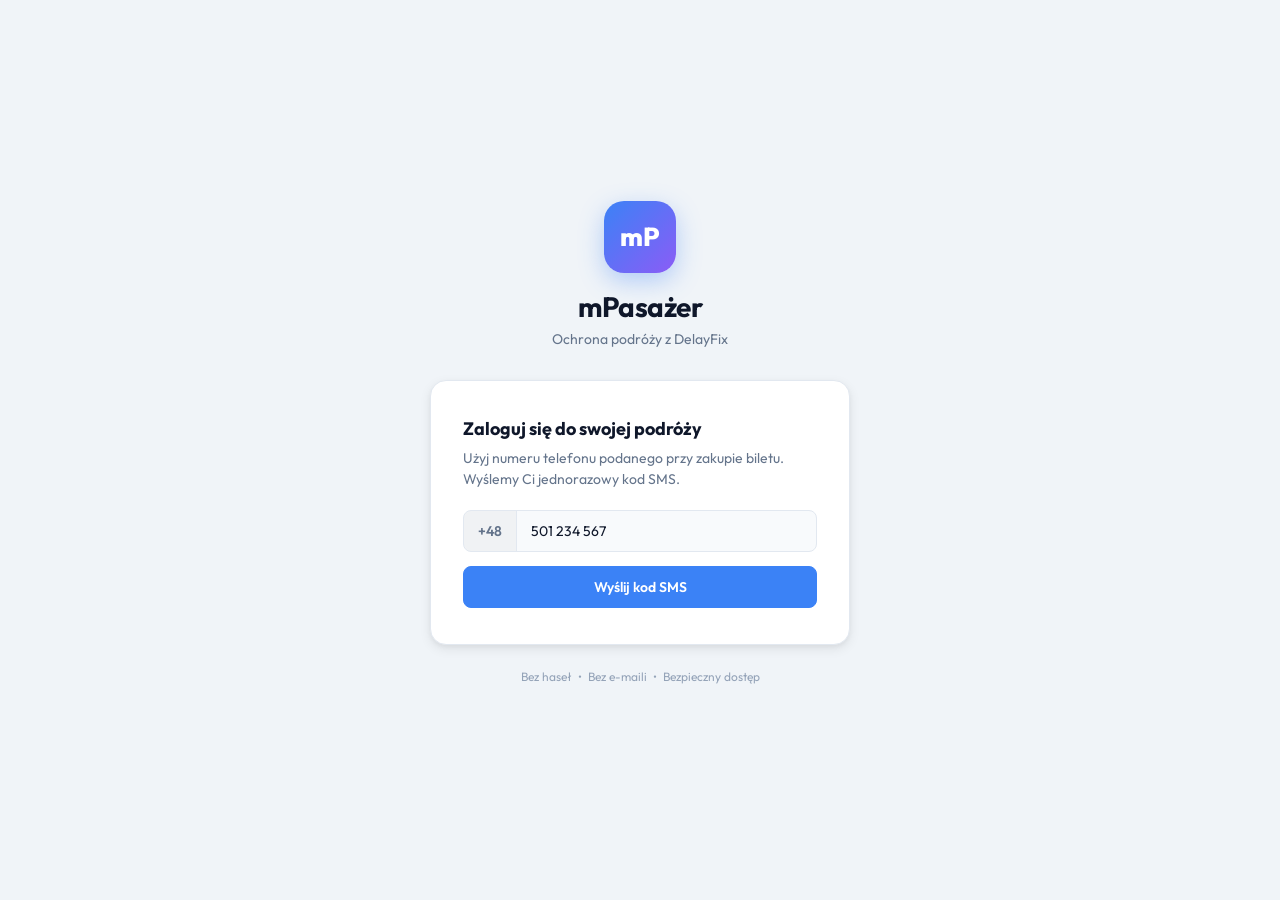
<file: index.html>
<!DOCTYPE html>
<html lang="pl">
<head>
    <meta charset="UTF-8">
    <meta name="viewport" content="width=device-width, initial-scale=1.0">
    <title>mPasażer – Ochrona podróży z DelayFix</title>
    <meta name="description" content="mPasażer to aplikacja do zarządzania lotami, checklistą bagażową i zgłaszania roszczeń odszkodowawczych przez DelayFix.">
    <link rel="preconnect" href="https://fonts.googleapis.com">
    <link rel="preconnect" href="https://fonts.gstatic.com" crossorigin>
    <link href="https://fonts.googleapis.com/css2?family=Outfit:wght@300;400;500;600;700&display=swap" rel="stylesheet">
    <link rel="stylesheet" href="index.css">
</head>
<body>

    <!-- ===================================================
         EKRAN: LOGOWANIE
    =================================================== -->
    <div class="screen active" id="screen-login">
        <div class="login-page">
            <div class="login-brand">
                <div class="brand-logo">mP</div>
                <h1>mPasażer</h1>
                <p class="tagline">Ochrona podróży z DelayFix</p>
            </div>
            <div class="login-card">
                <div class="login-step" id="login-step-phone">
                    <h2>Zaloguj się do swojej podróży</h2>
                    <p class="login-desc">Użyj numeru telefonu podanego przy zakupie biletu. Wyślemy Ci jednorazowy kod SMS.</p>
                    <div class="form-group">
                        <div class="phone-input-wrapper">
                            <span class="prefix">+48</span>
                            <input type="tel" id="login-phone" placeholder="500 600 700" value="501 234 567">
                        </div>
                    </div>
                    <button class="btn btn-primary" id="btn-send-otp">Wyślij kod SMS</button>
                </div>
                <div class="login-step hidden" id="login-step-otp">
                    <h2>Wpisz kod SMS</h2>
                    <p class="login-desc">Wysłaliśmy kod weryfikacyjny na Twój numer telefonu.</p>
                    <div class="form-group">
                        <input type="text" id="login-otp" placeholder="123 456" maxlength="6" class="otp-input">
                    </div>
                    <button class="btn btn-primary" id="btn-verify-otp">Zaloguj się</button>
                    <button class="btn btn-link" id="btn-resend-otp">Wyślij kod ponownie</button>
                </div>
            </div>
            <p class="login-footer">Bez haseł &nbsp;•&nbsp; Bez e-maili &nbsp;•&nbsp; Bezpieczny dostęp</p>
        </div>
    </div>

    <!-- ===================================================
         EKRAN: GŁÓWNA APLIKACJA
    =================================================== -->
    <div class="screen" id="screen-main-app">

        <!-- Sticky Header -->
        <header class="app-header">
            <div class="app-header-inner">
                <div class="header-brand" id="app-logo">mPasażer</div>
                <div class="header-actions">
                    <button class="btn-theme-toggle" id="btn-theme-toggle" title="Przełącz motyw">🌙</button>
                    <button class="btn-logout" id="btn-logout">Wyloguj</button>
                </div>
            </div>
        </header>

        <!-- Belka powrotu – widoczna tylko w szczegółach lotu -->
        <div class="back-nav-bar hidden" id="app-back-nav-bar">
            <div class="app-content-wrapper">
                <button class="btn-back-nav" id="btn-back-home">← Wróć do pulpitu</button>
            </div>
        </div>

        <!-- Przewijalny obszar treści -->
        <main class="app-main" id="app-scrollable-container">

            <!-- ===================== WIDOK: STRONA GŁÓWNA ===================== -->
            <div class="route-view active" id="view-home">
                <div class="app-content-wrapper">

                    <div class="user-greeting">
                        <span class="greeting-hello">Witaj w podróży,</span>
                        <span class="greeting-phone" id="user-phone-display">+48 501 234 567</span>
                    </div>

                    <!-- Moje Loty -->
                    <section class="content-card" aria-label="Moje loty">
                        <div class="card-header">
                            <h2>Moje loty</h2>
                        </div>
                        <!-- Pasek filtrów -->
                        <div class="flight-filters" id="flight-filters-bar">
                            <button class="filter-btn active" data-filter="all">Wszystkie</button>
                            <button class="filter-btn" data-filter="pending">Zaplanowane</button>
                            <button class="filter-btn" data-filter="delayed">Do odszkodowania</button>
                            <button class="filter-btn" data-filter="archived">Archiwalne</button>
                        </div>
                        <div class="flights-list" id="flights-list-container"></div>
                        <div class="card-actions">
                            <button class="btn btn-primary" id="btn-add-flight-manual">+ Dodaj lot</button>
                            <button class="btn btn-secondary-action" id="btn-add-demo-flight">+ Dodaj lot (Demo)</button>
                        </div>
                    </section>


                    <!-- Moje dane kontaktowe -->
                    <section class="content-card" aria-label="Moje dane kontaktowe">
                        <div class="card-header">
                            <h2>Moje dane kontaktowe</h2>
                        </div>
                        <p class="card-intro">Podaj swoje dane, abyśmy mogli automatycznie zgłosić sprawę w przypadku opóźnienia.</p>
                        <div class="profile-form" style="display: flex; flex-direction: column; gap: 12px; margin-top: 15px;">
                            <div class="form-group">
                                <label for="profile-name">Imię i nazwisko</label>
                                <input type="text" id="profile-name" placeholder="np. Jan Kowalski" style="width: 100%; padding: 11px 14px; border-radius: var(--radius-sm); border: 1.5px solid var(--surface-border); background: var(--surface-input); color: var(--text-primary); font-size: 14px; box-sizing: border-box;">
                            </div>
                            <div class="form-group">
                                <label for="profile-email">Adres e-mail</label>
                                <input type="email" id="profile-email" placeholder="np. jan@example.com" style="width: 100%; padding: 11px 14px; border-radius: var(--radius-sm); border: 1.5px solid var(--surface-border); background: var(--surface-input); color: var(--text-primary); font-size: 14px; box-sizing: border-box;">
                                <p style="font-size: 11px; color: var(--text-muted); margin-top: 4px;">Zmiana e-maila wymaga weryfikacji przez link.</p>
                            </div>
                            <div class="form-group">
                                <label for="profile-phone">Numer telefonu</label>
                                <input type="tel" id="profile-phone" placeholder="np. +48 501 234 567" style="width: 100%; padding: 11px 14px; border-radius: var(--radius-sm); border: 1.5px solid var(--surface-border); background: var(--surface-input); color: var(--text-primary); font-size: 14px; box-sizing: border-box;">
                                <p style="font-size: 11px; color: var(--text-muted); margin-top: 4px;">Zmiana numeru wymaga weryfikacji przez SMS.</p>
                            </div>
                            <button class="btn btn-secondary-action" id="btn-save-profile" style="margin-top: 5px;">Zapisz dane</button>
                        </div>
                    </section>

                    <!-- Moje Sprawy -->
                    <section class="content-card" aria-label="Moje sprawy">
                        <div class="card-header">
                            <h2>Moje sprawy</h2>
                        </div>
                        <p class="card-intro">Lista zgłoszonych wniosków do weryfikacji przez DelayFix.</p>
                        <div class="claims-list" id="claims-list-container">
                            <div class="empty-state" id="empty-claims-msg">Nie masz jeszcze żadnych zgłoszonych spraw.</div>
                        </div>
                    </section>

                    <!-- FAQ -->
                    <section class="content-card" aria-label="Baza wiedzy">
                        <div class="card-header">
                            <h2>Co warto wiedzieć po przylocie</h2>
                        </div>
                        <p class="card-intro">Przydatne instrukcje przygotowane we współpracy z DelayFix.</p>
                        <div class="faq-accordion">
                            <div class="faq-item">
                                <button class="faq-question">Co zrobić, jeśli mój bagaż nie dotarł? <span>▼</span></button>
                                <div class="faq-answer">
                                    <p><strong>Nigdy nie opuszczaj lotniska bez zgłoszenia szkody!</strong></p>
                                    <ol>
                                        <li>Znajdź biuro <strong>Lost &amp; Found</strong> przed wyjściem ze strefy odbioru bagażu.</li>
                                        <li>Uzyskaj raport <strong>PIR</strong>. Bez PIR odszkodowanie jest niemal niemożliwe.</li>
                                        <li>Gdy masz PIR – otwórz mPasażer i kliknij <em>Zgłoś sprawę bagażową</em>.</li>
                                    </ol>
                                </div>
                            </div>
                            <div class="faq-item">
                                <button class="faq-question">Kiedy przysługuje mi odszkodowanie za lot? <span>▼</span></button>
                                <div class="faq-answer">
                                    <p>Odszkodowanie (250–600 EUR) przysługuje gdy lot był opóźniony ≥3h lub odwołany &lt;14 dni przed wylotem z przyczyn niezależnych od siły wyższej.</p>
                                </div>
                            </div>
                            <div class="faq-item">
                                <button class="faq-question">Jak działa współpraca z DelayFix? <span>▼</span></button>
                                <div class="faq-answer">
                                    <p>Zgłoszenie przez mPasażer jest bezpłatne. DelayFix działa na zasadzie "No Win, No Fee" – prowizja tylko po wygraniu sprawy.</p>
                                </div>
                            </div>
                        </div>
                    </section>

                </div>
            </div><!-- /view-home -->

            <!-- =============== WIDOK: SZCZEGÓŁY LOTU =============== -->
            <div class="route-view hidden" id="view-flight-details">
                <div class="app-content-wrapper">

                    <!-- Karta lotu -->
                    <!-- ===== KARTA LOTU Z DANYMI NA ŻYWO ===== -->
                    <div class="flight-card" id="main-flight-card">

                        <!-- Nagłówek: numer lotu + badge statusu -->
                        <div class="flight-header">
                            <span class="flight-no" id="detail-flight-no">LOT LO 379</span>
                            <span class="flight-status status-pending" id="flight-status-badge">Zaplanowany</span>
                        </div>

                        <!-- Trasa z godzinami -->
                        <div class="route-info">
                            <div class="route-point">
                                <span class="time-planned" id="flight-depart-time">13:10</span>
                                <span class="time-actual hidden" id="flight-depart-actual"></span>
                                <span class="airport-code">WAW</span>
                            </div>
                            <div class="route-line-wrapper">
                                <div class="route-plane"></div>
                            </div>
                            <div class="route-point">
                                <span class="time-planned" id="flight-arrive-time">15:00</span>
                                <span class="airport-code">FRA</span>
                            </div>
                        </div>

                        <!-- Odświeżanie danych -->
                        <div class="live-update-bar">
                            <span class="live-dot" id="live-dot"></span>
                            <span class="live-label" id="live-label">Dane na żywo</span>
                            <span class="live-updated" id="live-updated">Symulacja DelayFix</span>
                            <button class="btn-refresh" id="btn-refresh-flight" title="Odśwież teraz">↻</button>
                        </div>

                        <!-- Baner odszkodowawczy (opóźnienie >3h) -->
                        <div class="claim-banner hidden" id="flight-claim-banner">
                            <div class="banner-body">
                                <h4>Lot kwalifikuje się do odszkodowania</h4>
                                <p id="banner-delay-text">Wiemy o tym opóźnieniu. Twój lot kwalifikuje się do odszkodowania. Nie musisz nic klikać – nasi eksperci zweryfikują sprawę i skontaktują się z Tobą przez SMS z linkiem do uzupełnienia danych.</p>
                            </div>
                        </div>

                        <!-- Propagacja opóźnienia (poprzedni lot samolotu) -->
                        <div class="rotation-warning hidden" id="rotation-warning">
                            <div class="rotation-header">
                                <span class="rotation-icon"></span>
                                <span class="rotation-title">Uwaga: poprzedni lot samolotu jest opóźniony</span>
                            </div>
                            <div class="rotation-detail" id="rotation-detail">
                                <div class="rotation-flight-row">
                                    <span class="rotation-flight-no" id="prev-flight-no">LO 100</span>
                                    <span class="rotation-route" id="prev-flight-route">KRK → WAW</span>
                                    <span class="rotation-delay-badge" id="prev-flight-delay">+75 min</span>
                                </div>
                                <p class="rotation-explanation">Ten samolot (<span id="tail-number">SP-LNA</span>) obsłuży Twój lot. Opóźnienie poprzedniego odcinka może się propagować.</p>
                            </div>
                        </div>

                        <!-- Wskaźnik ryzyka historycznego -->
                        <div class="delay-risk-card hidden" id="delay-risk-card">
                            <div class="risk-header">
                                <span class="risk-title">Historyczny wskaźnik ryzyka opóźnienia</span>
                                <span class="risk-badge" id="risk-badge">—</span>
                            </div>
                            <div class="risk-bar-wrapper">
                                <div class="risk-bar-track">
                                    <div class="risk-bar-fill" id="risk-bar-fill" style="width: 0%"></div>
                                </div>
                                <span class="risk-pct" id="risk-pct">0%</span>
                            </div>
                            <p class="risk-detail" id="risk-detail">Analizuję dane historyczne…</p>
                            <p class="risk-source">Źródło: dane historyczne lotów · Symulacja DelayFix</p>
                        </div>

                    </div><!-- /flight-card -->



                    <!-- Inne zakłócenia lotu -->
                    <section class="content-card" aria-label="Inne zakłócenia lotu">
                        <div class="card-header">
                            <h2>Inne problemy z lotem</h2>
                        </div>
                        <p class="card-intro">Doświadczyłeś odmowy wejścia na pokład (overbooking) lub linia zmieniła datę/godzinę Twojego lotu? Zgłoś to tutaj, bezpłatnie zweryfikujemy sprawę.</p>
                        <div style="display: flex; flex-direction: column; gap: 10px; margin-top: 15px;">
                            <button class="btn btn-secondary-action" id="btn-report-overbooking" style="width: 100%; text-align: left; padding: 14px 16px; border: 1px solid rgba(255,255,255,0.08); display: flex; justify-content: space-between; align-items: center; border-radius: 12px; font-weight: 500;">
                                <span>🚫 Zgłoś Overbooking (Odmowa wejścia)</span>
                                <span>➔</span>
                            </button>
                            <button class="btn btn-secondary-action" id="btn-report-date-change" style="width: 100%; text-align: left; padding: 14px 16px; border: 1px solid rgba(255,255,255,0.08); display: flex; justify-content: space-between; align-items: center; border-radius: 12px; font-weight: 500;">
                                <span>📅 Zgłoś zmianę daty / godziny lotu</span>
                                <span>➔</span>
                            </button>
                        </div>
                    </section>

                    <!-- Checklista Bagażowa -->
                    <section class="content-card" aria-label="Checklista bagażowa">
                        <div class="card-header">
                            <h2>Twoja checklista bagażowa</h2>
                            <span class="checklist-count" id="checklist-progress">0/0 spakowane</span>
                        </div>
                        <p class="card-intro">Udokumentuj zawartość walizki przed wylotem. W razie zgubienia jednym kliknięciem przekażesz listę do DelayFix.</p>
                        <ul class="checklist-items" id="checklist-ul"></ul>
                        <div class="add-item-form">
                            <input type="text" id="new-item-name" placeholder="Dodaj przedmiot... (np. Laptop)">
                            <button class="btn-add-item" id="btn-add-item">+</button>
                        </div>
                        <div class="baggage-photos-section">
                            <h3>Zdjęcia walizki i zawartości <span style="font-size: 11px; font-weight: 500; color: var(--text-muted); background: var(--bg-page); padding: 2px 8px; border-radius: 10px; margin-left: 4px;">(opcjonalnie)</span></h3>
                            <p style="font-size: 12px; color: var(--text-secondary); margin-bottom: 10px;">Zdjęcia nie są wymagane do zgłoszenia – mogą przyspieszyć weryfikację.</p>
                            <div class="photos-grid" id="photos-grid">
                                <div class="photo-slot upload-trigger" id="btn-upload-photo">
                                    <span class="icon">+</span>
                                    <span class="label">Dodaj zdjęcie</span>
                                </div>
                            </div>
                            <input type="file" id="file-input" accept="image/*" class="hidden">
                        </div>
                        <button class="btn btn-secondary-danger btn-disabled" id="btn-claim-baggage" disabled>
                            ⚠️ Zgłoś sprawę bagażową do DelayFix
                        </button>
                        <p class="baggage-hint" id="baggage-btn-hint">(Dokończ checklistę bagażową, aby odblokować)</p>
                    </section>

                    <!-- FAQ w szczegółach lotu -->
                    <section class="content-card" aria-label="Baza wiedzy">
                        <div class="card-header">
                            <h2>Co warto wiedzieć po przylocie</h2>
                        </div>
                        <p class="card-intro">Przydatne instrukcje przygotowane we współpracy z DelayFix.</p>
                        <div class="faq-accordion">
                            <div class="faq-item">
                                <button class="faq-question">Co zrobić, jeśli mój bagaż nie dotarł? <span>▼</span></button>
                                <div class="faq-answer">
                                    <p><strong>Nigdy nie opuszczaj lotniska bez zgłoszenia szkody!</strong></p>
                                    <ol>
                                        <li>Znajdź biuro <strong>Lost &amp; Found</strong> przed wyjściem ze strefy odbioru bagażu.</li>
                                        <li>Uzyskaj raport <strong>PIR</strong>. Bez PIR odszkodowanie jest niemal niemożliwe.</li>
                                        <li>Gdy masz PIR – otwórz mPasażer i kliknij <em>Zgłoś sprawę bagażową</em>.</li>
                                    </ol>
                                </div>
                            </div>
                            <div class="faq-item">
                                <button class="faq-question">Kiedy przysługuje mi odszkodowanie za lot? <span>▼</span></button>
                                <div class="faq-answer">
                                    <p>Odszkodowanie (250–600 EUR) przysługuje gdy lot był opóźniony ≥3h lub odwołany &lt;14 dni przed wylotem z przyczyn niezależnych od siły wyższej.</p>
                                </div>
                            </div>
                            <div class="faq-item">
                                <button class="faq-question">Jak działa współpraca z DelayFix? <span>▼</span></button>
                                <div class="faq-answer">
                                    <p>Zgłoszenie przez mPasażer jest bezpłatne. DelayFix działa na zasadzie "No Win, No Fee" – prowizja tylko po wygraniu sprawy.</p>
                                </div>
                            </div>
                        </div>
                    </section>

                </div>
            </div><!-- /view-flight-details -->

        </main><!-- /app-main -->

        <!-- FAB – panel testowy -->
        <button class="fab-demo" id="btn-fab-demo" title="Panel testowy">⚙️</button>

        <!-- Modal: Panel Testowy -->
        <div class="modal-overlay hidden" id="modal-demo">
            <div class="modal-content">
                <div class="modal-header">
                    <h3>Panel testowy</h3>
                    <button class="btn-close-modal" id="btn-close-demo-modal">×</button>
                </div>
                <div class="modal-body">
                    <p class="modal-desc">Symuluj zdarzenia na lotnisku dla wybranego lotu.</p>
                    <button class="btn-demo-action" id="btn-demo-delay">Zasymuluj opóźnienie (&gt;3h)</button>
                    <button class="btn-demo-action hidden" id="btn-demo-reset-flight">Przywróć status zaplanowany</button>
                </div>
            </div>
        </div>

        <!-- Modal: Wizard – Zgłoszenie Bagażu -->
        <div class="modal-overlay hidden" id="modal-baggage-wizard">
            <div class="modal-content wizard-modal">
                <div class="wizard-header">
                    <button class="btn-close-modal" id="btn-close-wizard">×</button>
                    <div class="wizard-step-bar">
                        <div class="wizard-step-dot active" id="wdot-0"></div>
                        <div class="wizard-step-dot" id="wdot-1"></div>
                        <div class="wizard-step-dot" id="wdot-2"></div>
                    </div>
                </div>
                <!-- EKRAN 0: Gdzie jesteś? -->
                <div class="wizard-screen active" id="wscreen-0">

                    <h3 class="wizard-title">Gdzie teraz jesteś?</h3>
                    <p class="wizard-desc">Twoja lokalizacja decyduje o tym, co możesz zrobić i w jakiej kolejności.</p>
                    <div class="wizard-location-cards">
                        <button class="wizard-location-card card-a" id="wloc-a">
                            <span class="wloc-icon">🛄</span>
                            <div class="wloc-text"><strong>Jestem przy taśmie</strong><span>Jestem jeszcze w hali odbioru bagażu</span></div>
                            <span class="wloc-arrow">→</span>
                        </button>
                        <button class="wizard-location-card card-b" id="wloc-b">
                            <span class="wloc-icon">🚶</span>
                            <div class="wloc-text"><strong>Wyszedłem z hali</strong><span>Jestem jeszcze na terenie lotniska</span></div>
                            <span class="wloc-arrow">→</span>
                        </button>
                        <button class="wizard-location-card card-c" id="wloc-c">
                            <span class="wloc-icon">🚗</span>
                            <div class="wloc-text"><strong>Opuściłem lotnisko</strong><span>Wyjechałem już z lotniska</span></div>
                            <span class="wloc-arrow">→</span>
                        </button>
                    </div>
                </div>
                <!-- EKRAN 1A -->
                <div class="wizard-screen hidden" id="wscreen-1a">
                    <div class="wizard-alert alert-green">Jesteś we właściwym miejscu – działaj teraz!</div>
                    <h3 class="wizard-title">Krok po kroku</h3>
                    <ol class="wizard-steps-list">
                        <li><span class="step-num">1</span><div>Znajdź stanowisko <strong>Lost &amp; Found</strong> lub <strong>Baggage Services</strong> w hali odbioru. Szukaj znaku 🧳 lub zapytaj obsługę.</div></li>
                        <li><span class="step-num">2</span><div>Podaj: <strong>numer lotu</strong>, <strong>trasę</strong>, <strong>dane osobowe</strong> i <strong>opis walizki</strong>.</div></li>
                        <li><span class="step-num">3</span><div>Wypełnij formularz zgłoszeniowy. Pracownik Ci pomoże.</div></li>
                        <li><span class="step-num">4</span><div>Odbierz wydrukowany raport <strong>PIR (Property Irregularity Report)</strong>.</div></li>
                    </ol>
                    <div class="wizard-pir-info">
                        <span class="pir-badge">PIR</span>
                        <p><strong>Nie odchodź bez PIR-a.</strong> Bez niego żadne odszkodowanie nie jest możliwe prawnie.</p>
                    </div>
                    <button class="btn btn-primary wizard-cta" id="wbtn-a-haspir">Mam PIR – przejdź do zgłoszenia →</button>
                    <button class="btn btn-link wizard-back" id="wbtn-a-back">← Wróć</button>
                </div>
                <!-- EKRAN 1B -->
                <div class="wizard-screen hidden" id="wscreen-1b">
                    <div class="wizard-alert alert-yellow">Wyszedłeś z hali – działaj szybko, masz jeszcze szansę!</div>
                    <h3 class="wizard-title">Zrób to natychmiast</h3>
                    <ol class="wizard-steps-list">
                        <li><span class="step-num">1</span><div>Nie wychodź z terminala. Podejdź do <strong>punktu informacyjnego (i)</strong> lub pracownika w kamizelce.</div></li>
                        <li><span class="step-num">2</span><div>Poproś o dostęp do biura <strong>Lost &amp; Found</strong> lub okienka reklamacji bagażu linii lotniczej.</div></li>
                        <li><span class="step-num">3</span><div>Sprawdź tablice – wiele lotnisk ma okienka dostępne ze strefy ogólnej bez ponownej odprawy.</div></li>
                        <li><span class="step-num">4</span><div>Jeśli nie możesz wrócić – zadzwoń na <strong>infolinię linii lotniczej</strong> i poproś o numer sprawy (reference number).</div></li>
                    </ol>
                    <div class="wizard-time-warning">⏱️ <strong>Terminy:</strong> 7 dni na uszkodzenia · 21 dni na zaginięcie</div>
                    <button class="btn btn-primary wizard-cta" id="wbtn-b-haspir">Mam PIR lub numer sprawy →</button>
                    <button class="btn btn-link wizard-back" id="wbtn-b-back">← Wróć</button>
                </div>
                <!-- EKRAN 1C -->
                <div class="wizard-screen hidden" id="wscreen-1c">
                    <div class="wizard-alert alert-red">Wyszedłeś bez PIR – trudna sytuacja, ale nie wszystko stracone.</div>
                    <h3 class="wizard-title">Masz 3 opcje</h3>
                    <div class="wizard-options-list">
                        <div class="wizard-option">
                            <div class="option-header"><span class="option-num">1</span><strong>Wróć na lotnisko</strong><span class="option-tag">Najlepsza szansa</span></div>
                            <p>Biuro Lost &amp; Found działa zazwyczaj całą dobę lub do ostatniego lotu.</p>
                        </div>
                        <div class="wizard-option">
                            <div class="option-header"><span class="option-num">2</span><strong>Zadzwoń na infolinię linii</strong></div>
                            <p>Zgłoś sprawę telefonicznie i poproś o numer sprawy (reference number).</p>
                            <div class="airline-links">
                                <a class="airline-link" href="https://www.lot.com/pl/pl/kontakt" target="_blank">📞 LOT Polish Airlines</a>
                                <a class="airline-link" href="https://www.ryanair.com/gb/en/useful-info/help-centre/faq-overview/bag-lost" target="_blank">📞 Ryanair</a>
                                <a class="airline-link" href="https://wizzair.com/pl-pl/information-and-services/customer-support/contact-us" target="_blank">📞 Wizz Air</a>
                                <a class="airline-link" href="https://www.lufthansa.com/pl/pl/kontakt" target="_blank">📞 Lufthansa</a>
                            </div>
                        </div>
                        <div class="wizard-option">
                            <div class="option-header"><span class="option-num">3</span><strong>Zgłoś online przez stronę linii</strong></div>
                            <p>Większe linie mają formularze online równoważne zgłoszeniu na lotnisku.</p>
                        </div>
                    </div>
                    <div class="wizard-pir-info pir-warning">
                        <span class="pir-badge danger">!</span>
                        <p><strong>Bez PIR lub numeru sprawy DelayFix nie może reprezentować Twojej sprawy.</strong></p>
                    </div>
                    <button class="btn btn-primary wizard-cta" id="wbtn-c-haspir">Mam numer PIR lub numer sprawy →</button>
                    <button class="btn btn-link wizard-back" id="wbtn-c-back">← Wróć</button>
                </div>
                <!-- EKRAN 2: Formularz PIR -->
                <div class="wizard-screen hidden" id="wscreen-2">

                    <h3 class="wizard-title">Zgłoszenie do DelayFix</h3>
                    <p class="wizard-desc">Uzupełnij dane, abyśmy mogli przekazać Twoją sprawę ekspertom.</p>
                    <div class="wizard-form">
                        <div class="wform-group">
                            <label class="wform-label">Typ zgłoszenia</label>
                            <div class="baggage-type-selector">
                                <label class="radio-container"><input type="radio" name="wiz_baggage_type" value="delayed_lost" checked><span class="radio-mark"></span><span class="radio-label">Opóźniony / Zgubiony bagaż</span></label>
                                <label class="radio-container"><input type="radio" name="wiz_baggage_type" value="damaged"><span class="radio-mark"></span><span class="radio-label">Zniszczony bagaż</span></label>
                            </div>
                        </div>
                        <div class="wform-group">
                            <label class="wform-label" for="wiz-pir-number">Numer PIR lub numer sprawy <span class="required-star">*</span></label>
                            <p class="wform-sublabel">np. WAW LO12345 lub REF-987654</p>
                            <input type="text" id="wiz-pir-number" class="wform-input" placeholder="np. WAW LO12345" autocomplete="off">
                            <p class="wform-error hidden" id="wiz-pir-error">⚠️ Numer PIR lub numer sprawy jest wymagany.</p>
                        </div>
                        <div class="wform-group">
                            <label class="wform-label">Zdjęcie / skan raportu PIR <span class="optional-tag">(zalecane)</span></label>
                            <div class="pir-upload-slot" id="wiz-btn-upload-pir">
                                <span class="icon">📄</span>
                                <span class="label" id="wiz-pir-upload-label">Dotknij, aby dodać zdjęcie lub PDF</span>
                            </div>
                            <input type="file" id="wiz-pir-file-input" accept="image/*,.pdf" class="hidden">
                            <p class="wform-hint-green hidden" id="wiz-pir-upload-ok"></p>
                        </div>
                        <div class="wform-group">
                            <label class="wform-label" for="wiz-baggage-desc">Opis walizki i zawartości</label>
                            <textarea id="wiz-baggage-desc" class="wform-input wform-textarea" placeholder="Np. Czarna twarda walizka Samsonite, rozmiar L..."></textarea>
                            <p class="wform-hint" id="wiz-checklist-import-hint"></p>
                        </div>
                        <div class="wform-group" style="margin-top: 15px;">
                            <label class="wform-label">Czy szacunkowa wartość zawartości bagażu przekracza 800 PLN?</label>
                            <div class="baggage-type-selector" style="display: flex; gap: 20px; margin-top: 5px;">
                                <label class="radio-container"><input type="radio" name="wiz_baggage_value_800" value="yes"><span class="radio-mark"></span><span class="radio-label">Tak</span></label>
                                <label class="radio-container"><input type="radio" name="wiz_baggage_value_800" value="no" checked><span class="radio-mark"></span><span class="radio-label">Nie</span></label>
                            </div>
                        </div>
                    </div>
                    <button class="btn btn-primary wizard-cta" id="wiz-btn-submit">Przekaż sprawę do DelayFix</button>
                    <p class="wizard-legal">Twoje dane zostaną przekazane do ekspertów DelayFix. Usługa jest bezpłatna.</p>
                    <button class="btn btn-link wizard-back" id="wbtn-form-back">← Wróć</button>
                </div>
            </div>
        </div>

        <!-- Modal: Wizard – Zgłoszenie Zakłócenia Lotu (Overbooking / Zmiana Daty) -->
        <div class="modal-overlay hidden" id="modal-disruption-wizard">
            <div class="modal-content wizard-modal">
                <div class="modal-header">
                    <h3 id="disruption-wizard-title">Zgłoszenie do DelayFix</h3>
                    <button class="btn-close-modal" id="btn-close-disruption-wizard">×</button>
                </div>
                <div class="wizard-screen">
                    <!-- Sekcja Overbooking -->
                    <div id="disruption-form-overbooking" class="hidden">
                        <div class="wform-group">
                            <label class="wform-label">Czy zaoferowano Ci lot alternatywny?</label>
                            <div class="baggage-type-selector" style="display: flex; gap: 15px; margin-top: 5px;">
                                <label class="radio-container"><input type="radio" name="overbooking_alt_flight" value="yes"><span class="radio-mark"></span><span class="radio-label">Tak</span></label>
                                <label class="radio-container"><input type="radio" name="overbooking_alt_flight" value="no" checked><span class="radio-mark"></span><span class="radio-label">Nie</span></label>
                            </div>
                        </div>
                        <div class="wform-group" style="margin-top: 15px;">
                            <label class="wform-label">Czy wypłacono Ci odszkodowanie gotówkowe lub bon na lotnisku?</label>
                            <div class="baggage-type-selector" style="display: flex; gap: 15px; margin-top: 5px;">
                                <label class="radio-container"><input type="radio" name="overbooking_comp" value="yes"><span class="radio-mark"></span><span class="radio-label">Tak</span></label>
                                <label class="radio-container"><input type="radio" name="overbooking_comp" value="no" checked><span class="radio-mark"></span><span class="radio-label">Nie</span></label>
                            </div>
                        </div>
                        <div class="wform-group" style="margin-top: 15px;">
                            <label class="wform-label" for="overbooking-details">Dodatkowe szczegóły (powód podany przez linię, itp.)</label>
                            <textarea id="overbooking-details" class="wform-input wform-textarea" placeholder="Napisz co się wydarzyło..." style="min-height: 80px;"></textarea>
                        </div>
                    </div>

                    <!-- Sekcja Zmiana Daty/Godziny -->
                    <div id="disruption-form-date-change" class="hidden">
                        <div class="wform-group">
                            <label class="wform-label">Kiedy dowiedziałeś się o zmianie lotu?</label>
                            <div class="baggage-type-selector" style="display: flex; flex-direction: column; gap: 8px; margin-top: 5px;">
                                <label class="radio-container"><input type="radio" name="date_change_notice" value="under_14" checked><span class="radio-mark"></span><span class="radio-label">Mniej niż 14 dni przed planowanym wylotem</span></label>
                                <label class="radio-container"><input type="radio" name="date_change_notice" value="over_14"><span class="radio-mark"></span><span class="radio-label">14 dni lub więcej przed planowanym wylotem</span></label>
                            </div>
                        </div>
                        <div class="wform-group" style="margin-top: 15px;">
                            <label class="wform-label" for="date-change-new-date">Nowy termin lotu (jeśli jest znany)</label>
                            <input type="date" id="date-change-new-date" class="wform-input">
                        </div>
                        <div class="wform-group" style="margin-top: 15px;">
                            <label class="wform-label" for="date-change-details">Szczegóły zmiany (np. nowa trasa, przesiadki)</label>
                            <textarea id="date-change-details" class="wform-input wform-textarea" placeholder="Opisz zaproponowaną zmianę..." style="min-height: 80px;"></textarea>
                        </div>
                    </div>

                    <!-- Wspólne przesyłanie dowodu -->
                    <div class="wform-group" style="margin-top: 15px;">
                        <label class="wform-label">Zdjęcie nowej karty / wiadomości o zmianie <span class="optional-tag">(opcjonalnie)</span></label>
                        <div class="pir-upload-slot" id="disruption-btn-upload">
                            <span class="icon">✉️</span>
                            <span class="label" id="disruption-upload-label">Dotknij, aby dodać zdjęcie lub zrzut ekranu</span>
                        </div>
                        <input type="file" id="disruption-file-input" accept="image/*,.pdf" class="hidden">
                        <p class="wform-hint-green hidden" id="disruption-upload-ok"></p>
                    </div>

                    <button class="btn btn-primary wizard-cta" id="btn-submit-disruption" style="margin-top: 20px; width: 100%;">Przekaż sprawę do DelayFix</button>
                    <p class="wizard-legal" style="text-align: center; margin-top: 10px; font-size: 11px;">Zgłoszenie zostanie bezpłatnie przeanalizowane przez ekspertów DelayFix.</p>
                </div>
            </div>
        </div>

        <!-- Modal: Dodaj Lot Ręcznie -->
        <div class="modal-overlay hidden" id="modal-add-flight">
            <div class="modal-content">
                <div class="modal-header">
                    <h3>Dodaj bilet lotniczy</h3>
                    <button class="btn-close-modal" id="btn-close-flight-modal">×</button>
                </div>
                <div class="modal-body">
                    <p class="modal-desc">Podaj dane z biletu lub karty pokładowej.</p>
                    <div class="form-group">
                        <label for="manual-flight-no">Numer lotu</label>
                        <input type="text" id="manual-flight-no" placeholder="np. LO 379">
                    </div>
                    <div class="form-group">
                        <label for="manual-flight-pnr">Kod rezerwacji (PNR)</label>
                        <input type="text" id="manual-flight-pnr" placeholder="np. ABCDEF (6 znaków)" maxlength="6" style="text-transform: uppercase;">
                    </div>
                    <div class="form-group">
                        <label for="manual-passenger-lastname">Nazwisko pasażera</label>
                        <input type="text" id="manual-passenger-lastname" placeholder="np. Kowalski">
                    </div>
                    <div class="form-group">
                        <label for="manual-flight-date">Data lotu</label>
                        <input type="date" id="manual-flight-date">
                    </div>
                    <div class="form-group" style="margin-top: 10px;">
                        <label for="manual-flight-time">Planowana godzina wylotu</label>
                        <input type="time" id="manual-flight-time">
                    </div>
                    
                    <div style="margin-top: 15px; padding: 12px; border: 1px solid var(--surface-border); border-radius: 8px; background: rgba(255,255,255,0.01);">
                        <h4 style="font-size: 13px; margin: 0 0 10px 0; color: var(--text-primary);">Dane kontaktowe do DelayFix</h4>
                        <div class="form-group" style="margin-bottom: 8px;">
                            <label for="manual-contact-name" style="font-size: 11px;">Imię i nazwisko</label>
                            <input type="text" id="manual-contact-name" placeholder="np. Jan Kowalski" style="width: 100%; padding: 8px 10px; font-size: 13px; border-radius: 4px; border: 1px solid var(--surface-border); background: var(--surface-input); color: var(--text-primary); box-sizing: border-box;">
                        </div>
                        <div class="form-group" style="margin-bottom: 8px;">
                            <label for="manual-contact-email" style="font-size: 11px;">Adres e-mail</label>
                            <input type="email" id="manual-contact-email" placeholder="np. jan@example.com" style="width: 100%; padding: 8px 10px; font-size: 13px; border-radius: 4px; border: 1px solid var(--surface-border); background: var(--surface-input); color: var(--text-primary); box-sizing: border-box;">
                        </div>
                        <div class="form-group" style="margin-bottom: 10px;">
                            <label for="manual-contact-phone" style="font-size: 11px;">Numer telefonu</label>
                            <input type="text" id="manual-contact-phone" disabled style="width: 100%; padding: 8px 10px; font-size: 13px; border-radius: 4px; border: 1px solid var(--surface-border); background: rgba(255,255,255,0.03); color: var(--text-muted); box-sizing: border-box;">
                        </div>
                        <label style="font-size: 12px; display: flex; align-items: center; gap: 8px; cursor: pointer; color: var(--text-secondary);">
                            <input type="checkbox" id="manual-contact-confirm" checked>
                            <span>Dane kontaktowe są aktualne</span>
                        </label>
                    </div>
                    <button class="btn btn-primary" id="btn-confirm-add-flight" style="width:100%; margin-top: 15px;">Zweryfikuj i dodaj bilet</button>
                </div>
            </div>
        </div>

    </div><!-- /screen-main-app -->

    <!-- ===================================================
         EKRAN: POTWIERDZENIE ZGŁOSZENIA
    =================================================== -->
    <div class="screen" id="screen-success">
        <div class="success-page">
            <h2>Zgłoszenie wysłane!</h2>
            <p class="success-desc">Dane zostały pomyślnie przekazane do ekspertów DelayFix.</p>
            <div class="success-summary-card">
                <div class="summary-row">
                    <span class="label">Typ sprawy:</span>
                    <span class="val" id="success-case-type">Odszkodowanie za lot</span>
                </div>
                <div class="summary-row">
                    <span class="label">Numer telefonu:</span>
                    <span class="val" id="success-phone">+48 501 234 567</span>
                </div>
                <div class="summary-row">
                    <span class="label">Dane lotu:</span>
                    <span class="val">LO 379 (WAW ➔ FRA)</span>
                </div>
            </div>
            <div class="success-next-steps">
                <h3>Co wydarzy się teraz?</h3>
                <ul>
                    <li>Ekspert DelayFix sprawdzi szczegóły lotu lub dokumentację bagażu.</li>
                    <li>Skontaktujemy się z Tobą telefonicznie pod wskazanym numerem.</li>
                    <li>Całość analizy jest całkowicie darmowa.</li>
                </ul>
            </div>
            <button class="btn btn-primary" id="btn-success-back">Powrót do pulpitu</button>
        </div>
    </div>

    <!-- Symulacja powiadomienia SMS (pozostaje jako toast) -->
    <div class="sms-notification-alert" id="sms-notification">
        <div class="sms-header">
            <span class="sms-app-name">WIADOMOŚĆ SMS</span>
            <span class="sms-time">Teraz</span>
        </div>
        <div class="sms-body">
            <strong>mPasażer:</strong> Witaj! Twój lot LO 379 został dodany.
            <span class="sms-link" id="sms-link-trigger">Zaloguj się</span>
        </div>
    </div>

    <!-- Ukryte elementy potrzebne przez JS (log console z symulatora) -->
    <div id="log-console" style="display:none;"></div>

    <script src="app.js"></script>
</body>
</html>
</file>
<file: index.css>
/* ============================================================
   mPasażer – Responsive Design System
   Mobile-first · Light Mode domyślny · Dark Mode toggle
   ============================================================ */

/* --- Google Font Import --- */
@import url('https://fonts.googleapis.com/css2?family=Outfit:wght@300;400;500;600;700&display=swap');

/* --- Tokens: Light Mode (default) --- */
:root {
    --bg-page:          #F0F4F8;
    --bg-surface:       #FFFFFF;
    --bg-header:        #FFFFFF;
    --surface-card:     #FFFFFF;
    --surface-border:   #E2E8F0;
    --surface-input:    #F8FAFC;

    --text-primary:     #0F172A;
    --text-secondary:   #64748B;
    --text-muted:       #94A3B8;

    --primary-accent:   #3B82F6;
    --primary-hover:    #2563EB;
    --primary-text:     #FFFFFF;

    --success-color:    #10B981;
    --warning-color:    #F59E0B;
    --danger-color:     #EF4444;
    --danger-dark:      #B91C1C;

    --shadow-sm:        0 1px 3px rgba(0,0,0,0.06), 0 1px 2px rgba(0,0,0,0.04);
    --shadow-md:        0 4px 12px rgba(0,0,0,0.08), 0 2px 4px rgba(0,0,0,0.04);
    --shadow-lg:        0 10px 30px rgba(0,0,0,0.1), 0 4px 8px rgba(0,0,0,0.06);

    --radius-sm:        8px;
    --radius-md:        12px;
    --radius-lg:        16px;
    --radius-xl:        24px;

    --transition:       0.2s ease;
    --font:             'Outfit', sans-serif;

    --header-height:    60px;
    --content-max:      680px;
}

/* --- Dark Mode --- */
body.dark-mode {
    --bg-page:          #0B1120;
    --bg-surface:       #111827;
    --bg-header:        #0F172A;
    --surface-card:     #1E293B;
    --surface-border:   rgba(255,255,255,0.08);
    --surface-input:    rgba(255,255,255,0.05);

    --text-primary:     #F1F5F9;
    --text-secondary:   #94A3B8;
    --text-muted:       #475569;

    --primary-accent:   #60A5FA;
    --primary-hover:    #3B82F6;
    --primary-text:     #0F172A;

    --shadow-sm:        0 1px 3px rgba(0,0,0,0.3);
    --shadow-md:        0 4px 12px rgba(0,0,0,0.4);
    --shadow-lg:        0 10px 30px rgba(0,0,0,0.5);
}

/* ============================================================
   RESET & BASE
   ============================================================ */
*, *::before, *::after { box-sizing: border-box; margin: 0; padding: 0; }

html { scroll-behavior: smooth; font-size: 16px; }

body {
    font-family: var(--font);
    background: var(--bg-page);
    color: var(--text-primary);
    min-height: 100vh;
    -webkit-font-smoothing: antialiased;
    transition: background 0.3s ease, color 0.3s ease;
}

img, svg { display: block; max-width: 100%; }
button { font-family: inherit; cursor: pointer; }
a { text-decoration: none; color: inherit; }

/* ============================================================
   SCREEN SYSTEM (Login / Main App / Success)
   ============================================================ */
.screen {
    display: none;
    min-height: 100vh;
}
.screen.active { display: flex; flex-direction: column; }

/* ============================================================
   EKRAN LOGOWANIA
   ============================================================ */
.login-page {
    display: flex;
    flex-direction: column;
    align-items: center;
    justify-content: center;
    min-height: 100vh;
    padding: 24px 20px 40px;
    background: var(--bg-page);
}

.login-brand {
    text-align: center;
    margin-bottom: 32px;
}

.brand-logo {
    width: 72px;
    height: 72px;
    border-radius: 20px;
    background: linear-gradient(135deg, #3B82F6, #8B5CF6);
    color: #fff;
    font-size: 26px;
    font-weight: 800;
    display: flex;
    align-items: center;
    justify-content: center;
    margin: 0 auto 16px;
    box-shadow: 0 8px 24px rgba(59,130,246,0.35);
}

.login-brand h1 {
    font-size: 28px;
    font-weight: 700;
    color: var(--text-primary);
    letter-spacing: -0.5px;
}

.tagline {
    font-size: 14px;
    color: var(--text-secondary);
    margin-top: 6px;
}

.login-card {
    background: var(--surface-card);
    border-radius: var(--radius-lg);
    padding: 28px 24px;
    width: 100%;
    max-width: 420px;
    box-shadow: var(--shadow-md);
    border: 1px solid var(--surface-border);
}

.login-card h2 {
    font-size: 18px;
    font-weight: 700;
    color: var(--text-primary);
    margin-bottom: 8px;
}

.login-desc {
    font-size: 14px;
    color: var(--text-secondary);
    line-height: 1.5;
    margin-bottom: 20px;
}

.login-footer {
    font-size: 12px;
    color: var(--text-muted);
    margin-top: 24px;
    text-align: center;
}

.login-step.hidden { display: none; }

/* ============================================================
   APP HEADER (sticky)
   ============================================================ */
.app-header {
    position: sticky;
    top: 0;
    z-index: 100;
    background: var(--bg-header);
    border-bottom: 1px solid var(--surface-border);
    box-shadow: var(--shadow-sm);
    height: var(--header-height);
    display: flex;
    align-items: center;
}

.app-header-inner {
    width: 100%;
    max-width: var(--content-max);
    margin: 0 auto;
    padding: 0 16px;
    display: flex;
    align-items: center;
    justify-content: space-between;
}

.header-brand {
    font-size: 20px;
    font-weight: 700;
    color: var(--primary-accent);
    cursor: pointer;
    letter-spacing: -0.3px;
}

.header-actions {
    display: flex;
    align-items: center;
    gap: 8px;
}

.btn-theme-toggle {
    background: none;
    border: 1px solid var(--surface-border);
    border-radius: var(--radius-sm);
    padding: 6px 10px;
    font-size: 16px;
    cursor: pointer;
    color: var(--text-secondary);
    transition: var(--transition);
    line-height: 1;
}
.btn-theme-toggle:hover { border-color: var(--primary-accent); }

.btn-logout {
    background: none;
    border: 1px solid var(--surface-border);
    border-radius: var(--radius-sm);
    padding: 6px 14px;
    font-size: 13px;
    font-weight: 600;
    color: var(--text-secondary);
    cursor: pointer;
    transition: var(--transition);
}
.btn-logout:hover {
    border-color: var(--danger-color);
    color: var(--danger-color);
}

/* ============================================================
   BACK NAV BAR
   ============================================================ */
.back-nav-bar {
    background: var(--bg-header);
    border-bottom: 1px solid var(--surface-border);
    padding: 8px 0;
}
.back-nav-bar .app-content-wrapper { padding-top: 0; padding-bottom: 0; }
.back-nav-bar.hidden { display: none; }

.btn-back-nav {
    background: none;
    border: none;
    font-size: 14px;
    font-weight: 600;
    color: var(--primary-accent);
    cursor: pointer;
    padding: 6px 0;
    display: flex;
    align-items: center;
    gap: 4px;
    transition: var(--transition);
}
.btn-back-nav:hover { opacity: 0.75; }

/* ============================================================
   MAIN CONTENT AREA
   ============================================================ */
.app-main {
    flex: 1;
    overflow-y: auto;
    -webkit-overflow-scrolling: touch;
}

.app-content-wrapper {
    max-width: var(--content-max);
    margin: 0 auto;
    padding: 20px 16px 40px;
}

/* Widoki wewnętrzne */
.route-view { display: none; }
.route-view.active { display: block; }
.route-view.hidden { display: none; }

/* ============================================================
   USER GREETING
   ============================================================ */
.user-greeting {
    display: flex;
    flex-direction: column;
    margin-bottom: 20px;
}
.greeting-hello {
    font-size: 13px;
    color: var(--text-secondary);
    font-weight: 500;
}
.greeting-phone {
    font-size: 22px;
    font-weight: 700;
    color: var(--text-primary);
    letter-spacing: -0.5px;
}

/* ============================================================
   CONTENT CARD
   ============================================================ */
.content-card {
    background: var(--surface-card);
    border-radius: var(--radius-lg);
    padding: 20px;
    margin-bottom: 16px;
    border: 1px solid var(--surface-border);
    box-shadow: var(--shadow-sm);
}

.card-header {
    display: flex;
    align-items: center;
    gap: 10px;
    margin-bottom: 6px;
    flex-wrap: wrap;
}

.card-header h2 {
    font-size: 16px;
    font-weight: 700;
    color: var(--text-primary);
    flex: 1;
}

.card-badge {
    font-size: 10px;
    font-weight: 700;
    padding: 3px 8px;
    border-radius: 20px;
    text-transform: uppercase;
    letter-spacing: 0.5px;
}
.card-badge.optional {
    background: rgba(100, 116, 139, 0.12);
    color: var(--text-secondary);
}

.card-intro {
    font-size: 13px;
    color: var(--text-secondary);
    line-height: 1.5;
    margin-bottom: 16px;
}

.card-actions {
    display: flex;
    gap: 10px;
    flex-wrap: wrap;
    margin-top: 12px;
}

/* ============================================================
   BUTTONS
   ============================================================ */
.btn {
    display: inline-flex;
    align-items: center;
    justify-content: center;
    padding: 11px 20px;
    border-radius: var(--radius-sm);
    font-size: 14px;
    font-weight: 600;
    cursor: pointer;
    border: 1.5px solid transparent;
    transition: all var(--transition);
    white-space: nowrap;
    text-align: center;
    width: 100%;
    gap: 6px;
}

.btn-primary {
    background: var(--primary-accent);
    color: var(--primary-text);
    border-color: var(--primary-accent);
}
.btn-primary:hover { background: var(--primary-hover); border-color: var(--primary-hover); }
.btn-primary:active { transform: scale(0.98); }

.btn-secondary-action {
    background: transparent;
    color: var(--primary-accent);
    border-color: var(--surface-border);
}
.btn-secondary-action:hover {
    border-color: var(--primary-accent);
    background: rgba(59,130,246,0.06);
}

.btn-secondary-danger {
    background: rgba(239,68,68,0.08);
    color: var(--danger-dark);
    border-color: rgba(239,68,68,0.3);
    margin-top: 14px;
    font-size: 13px;
    font-weight: 700;
}
body.dark-mode .btn-secondary-danger { color: #F87171; }
.btn-secondary-danger:hover {
    background: rgba(239,68,68,0.14);
    border-color: rgba(239,68,68,0.5);
}

.btn-link {
    background: none;
    border: none;
    color: var(--primary-accent);
    font-size: 13px;
    font-weight: 600;
    text-decoration: underline;
    cursor: pointer;
    padding: 8px 0;
    width: auto;
}

/* Disabled state */
.btn-disabled,
.btn[disabled] {
    opacity: 1;
    background: #F1F5F9 !important;
    color: #94A3B8 !important;
    border-color: #E2E8F0 !important;
    cursor: not-allowed !important;
}
body.dark-mode .btn-disabled,
body.dark-mode .btn[disabled] {
    background: rgba(255,255,255,0.05) !important;
    color: var(--text-muted) !important;
    border-color: var(--surface-border) !important;
}

/* ============================================================
   FORMS
   ============================================================ */
.form-group {
    margin-bottom: 14px;
}
.form-group label {
    display: block;
    font-size: 13px;
    font-weight: 600;
    color: var(--text-primary);
    margin-bottom: 6px;
}
.form-group input,
.form-group textarea,
.form-group select {
    width: 100%;
    padding: 11px 14px;
    border-radius: var(--radius-sm);
    border: 1.5px solid var(--surface-border);
    background: var(--surface-input);
    color: var(--text-primary);
    font-size: 14px;
    font-family: var(--font);
    transition: border-color var(--transition);
}
.form-group input:focus,
.form-group textarea:focus {
    outline: none;
    border-color: var(--primary-accent);
    box-shadow: 0 0 0 3px rgba(59,130,246,0.15);
}
.form-group input::placeholder { color: var(--text-muted); }

.phone-input-wrapper {
    display: flex;
    align-items: center;
    border: 1.5px solid var(--surface-border);
    border-radius: var(--radius-sm);
    background: var(--surface-input);
    overflow: hidden;
    transition: border-color var(--transition);
}
.phone-input-wrapper:focus-within { border-color: var(--primary-accent); }

.phone-input-wrapper .prefix {
    padding: 11px 14px;
    font-size: 14px;
    font-weight: 600;
    color: var(--text-secondary);
    background: rgba(0,0,0,0.03);
    border-right: 1px solid var(--surface-border);
    white-space: nowrap;
}
.phone-input-wrapper input {
    border: none;
    background: transparent;
    flex: 1;
    padding: 11px 14px;
    color: var(--text-primary);
    font-size: 14px;
}
.phone-input-wrapper input:focus { outline: none; box-shadow: none; }

.otp-input {
    text-align: center;
    font-size: 24px;
    font-weight: 700;
    letter-spacing: 6px;
}

/* Profile form */
.profile-form .btn-secondary-action { width: 100%; margin-top: 4px; }

.email-field-wrapper { position: relative; }
.email-field-wrapper input { padding-right: 130px; }
.email-verified-badge {
    position: absolute;
    right: 10px;
    top: 50%;
    transform: translateY(-50%);
    font-size: 11px;
    font-weight: 700;
    color: var(--success-color);
    background: rgba(16,185,129,0.1);
    padding: 4px 8px;
    border-radius: 6px;
    border: 1px solid rgba(16,185,129,0.25);
    pointer-events: none;
}
.email-verified-badge.hidden { display: none; }

.email-verification-section { margin: 12px 0; }
.verify-hint { font-size: 12px; color: var(--text-secondary); margin-bottom: 8px; }
.verify-row {
    display: flex;
    gap: 8px;
}
.verify-row input { flex: 1; }
.verify-row .btn { width: auto; padding: 11px 16px; white-space: nowrap; }

/* Filtry lotów */
.flight-filters {
    display: flex;
    gap: 8px;
    margin-bottom: 15px;
    overflow-x: auto;
    padding-bottom: 4px;
}
.filter-btn {
    padding: 6px 12px;
    border-radius: 20px;
    border: 1px solid var(--surface-border);
    background: var(--surface-card);
    color: var(--text-secondary);
    font-size: 12px;
    font-weight: 500;
    cursor: pointer;
    white-space: nowrap;
    transition: all var(--transition);
}
.filter-btn:hover {
    border-color: var(--primary-accent);
    color: var(--text-primary);
}
.filter-btn.active {
    background: var(--primary-accent);
    color: white;
    border-color: var(--primary-accent);
}

.flights-list { display: flex; flex-direction: column; gap: 10px; margin-bottom: 14px; }

.flight-list-item {
    display: flex;
    align-items: center;
    justify-content: space-between;
    background: var(--bg-page);
    border: 1.5px solid var(--surface-border);
    border-radius: var(--radius-md);
    padding: 14px 16px;
    cursor: pointer;
    transition: all var(--transition);
}
.flight-list-item:hover {
    border-color: var(--primary-accent);
    background: rgba(59,130,246,0.04);
    transform: translateY(-1px);
    box-shadow: var(--shadow-sm);
}

.flight-list-details { display: flex; flex-direction: column; gap: 3px; }
.flight-list-number { font-size: 14px; font-weight: 700; color: var(--text-primary); }
.flight-list-route { font-size: 12px; color: var(--text-secondary); }

.flight-list-status {
    font-size: 11px;
    font-weight: 700;
    padding: 4px 10px;
    border-radius: 20px;
    white-space: nowrap;
}
.status-pending {
    background: rgba(59,130,246,0.12);
    color: var(--primary-accent);
}
.status-delayed {
    background: rgba(239,68,68,0.12);
    color: var(--danger-dark);
}
body.dark-mode .status-delayed { color: #F87171; }

/* ============================================================
   KARTA LOTU (szczegóły)
   ============================================================ */
.flight-card {
    background: var(--surface-card);
    border-radius: var(--radius-lg);
    border: 1px solid var(--surface-border);
    box-shadow: var(--shadow-md);
    padding: 20px;
    margin-bottom: 16px;
}

.flight-header {
    display: flex;
    align-items: center;
    justify-content: space-between;
    margin-bottom: 16px;
}

.flight-no {
    font-size: 15px;
    font-weight: 700;
    color: var(--primary-accent);
}

.flight-status {
    font-size: 11px;
    font-weight: 800;
    padding: 4px 12px;
    border-radius: 20px;
    text-transform: uppercase;
    letter-spacing: 0.5px;
}

.route-info {
    display: flex;
    align-items: center;
    justify-content: space-between;
    gap: 12px;
}

.route-point {
    display: flex;
    flex-direction: column;
    align-items: center;
}

.time-planned {
    font-size: 28px;
    font-weight: 800;
    color: var(--text-primary);
    letter-spacing: -1px;
    line-height: 1;
}

.airport-code {
    font-size: 13px;
    font-weight: 600;
    color: var(--text-secondary);
    margin-top: 4px;
    letter-spacing: 1px;
}

.route-line-wrapper {
    flex: 1;
    display: flex;
    align-items: center;
    justify-content: center;
}

.route-plane {
    font-size: 18px;
    color: var(--primary-accent);
}

/* Baner odszkodowawczy */
.claim-banner {
    background: linear-gradient(135deg, rgba(239,68,68,0.1), rgba(245,158,11,0.07));
    border: 1px solid rgba(239,68,68,0.25);
    border-radius: var(--radius-md);
    padding: 14px;
    margin-top: 16px;
    display: flex;
    gap: 12px;
    animation: slideUpFade 0.4s ease;
}
.claim-banner.hidden { display: none; }

.banner-icon { font-size: 22px; }
.banner-body h4 {
    font-size: 14px;
    font-weight: 700;
    color: var(--danger-dark);
    margin-bottom: 4px;
}
body.dark-mode .banner-body h4 { color: #FCA5A5; }
.banner-body p {
    font-size: 12px;
    color: var(--text-secondary);
    margin-bottom: 10px;
}

.btn-claim-action {
    background: var(--danger-color);
    color: #fff;
    border: none;
    border-radius: var(--radius-sm);
    padding: 8px 14px;
    font-size: 13px;
    font-weight: 700;
    cursor: pointer;
    transition: var(--transition);
}
.btn-claim-action:hover { background: #DC2626; }

/* ============================================================
   CHECKLISTA BAGAŻOWA
   ============================================================ */
.checklist-count {
    font-size: 12px;
    font-weight: 600;
    color: var(--text-secondary);
    background: var(--bg-page);
    padding: 4px 10px;
    border-radius: 20px;
    white-space: nowrap;
}

.checklist-items {
    list-style: none;
    display: flex;
    flex-direction: column;
    gap: 8px;
    margin-bottom: 14px;
}

.checklist-item {
    display: flex;
    align-items: center;
    gap: 10px;
    padding: 10px 12px;
    background: var(--bg-page);
    border-radius: var(--radius-sm);
    border: 1px solid var(--surface-border);
}

.checklist-item label {
    display: flex;
    align-items: center;
    gap: 10px;
    flex: 1;
    cursor: pointer;
    font-size: 14px;
    color: var(--text-primary);
}

.checklist-item input[type="checkbox"] {
    width: 18px;
    height: 18px;
    accent-color: var(--primary-accent);
    cursor: pointer;
    flex-shrink: 0;
}

.checklist-item span.checked { text-decoration: line-through; color: var(--text-muted); }

.btn-delete-item {
    background: none;
    border: none;
    color: var(--text-muted);
    font-size: 18px;
    cursor: pointer;
    padding: 2px 6px;
    border-radius: 4px;
    transition: var(--transition);
    line-height: 1;
}
.btn-delete-item:hover { color: var(--danger-color); background: rgba(239,68,68,0.08); }

.add-item-form {
    display: flex;
    gap: 8px;
    margin-bottom: 16px;
}
.add-item-form input {
    flex: 1;
    padding: 10px 14px;
    border-radius: var(--radius-sm);
    border: 1.5px solid var(--surface-border);
    background: var(--surface-input);
    color: var(--text-primary);
    font-size: 14px;
    font-family: var(--font);
    transition: border-color var(--transition);
}
.add-item-form input:focus { outline: none; border-color: var(--primary-accent); }
.add-item-form input::placeholder { color: var(--text-muted); }

.btn-add-item {
    background: var(--primary-accent);
    color: #fff;
    border: none;
    border-radius: var(--radius-sm);
    width: 42px;
    height: 42px;
    font-size: 22px;
    cursor: pointer;
    display: flex;
    align-items: center;
    justify-content: center;
    flex-shrink: 0;
    transition: var(--transition);
}
.btn-add-item:hover { background: var(--primary-hover); }

.baggage-photos-section { margin-bottom: 14px; }
.baggage-photos-section h3 {
    font-size: 13px;
    font-weight: 600;
    color: var(--text-primary);
    margin-bottom: 10px;
}

.photos-grid {
    display: flex;
    flex-wrap: wrap;
    gap: 8px;
}

.photo-slot {
    width: 80px;
    height: 80px;
    border-radius: var(--radius-sm);
    overflow: hidden;
    position: relative;
}

.photo-slot.upload-trigger {
    border: 2px dashed var(--surface-border);
    display: flex;
    flex-direction: column;
    align-items: center;
    justify-content: center;
    gap: 4px;
    cursor: pointer;
    background: var(--bg-page);
    transition: var(--transition);
}
.photo-slot.upload-trigger:hover { border-color: var(--primary-accent); background: rgba(59,130,246,0.05); }
.photo-slot.upload-trigger .icon { font-size: 20px; color: var(--text-muted); }
.photo-slot.upload-trigger .label { font-size: 10px; color: var(--text-muted); text-align: center; }

.photo-preview { width: 100%; height: 100%; position: relative; }
.photo-preview img { width: 100%; height: 100%; object-fit: cover; }
.btn-remove-photo {
    position: absolute;
    top: 3px;
    right: 3px;
    background: #EF4444;
    color: #fff;
    border: none;
    border-radius: 50%;
    width: 20px;
    height: 20px;
    font-size: 13px;
    cursor: pointer;
    display: flex;
    align-items: center;
    justify-content: center;
    line-height: 1;
}

.baggage-hint {
    font-size: 12px;
    color: var(--text-muted);
    text-align: center;
    margin-top: 6px;
    font-style: italic;
}

/* ============================================================
   MOJE SPRAWY
   ============================================================ */
.claims-list { display: flex; flex-direction: column; gap: 8px; }

.empty-state {
    text-align: center;
    font-size: 13px;
    color: var(--text-muted);
    padding: 24px 0;
    font-style: italic;
}

.claim-item {
    display: flex;
    align-items: center;
    justify-content: space-between;
    padding: 12px 14px;
    background: var(--bg-page);
    border-radius: var(--radius-sm);
    border: 1px solid var(--surface-border);
    gap: 12px;
}
.claim-item-details { display: flex; flex-direction: column; gap: 2px; }
.claim-title { font-size: 13px; font-weight: 600; color: var(--text-primary); }
.claim-date { font-size: 11px; color: var(--text-muted); }
.claim-status {
    font-size: 11px;
    font-weight: 700;
    padding: 3px 10px;
    border-radius: 20px;
    white-space: nowrap;
}
.claim-status.sent {
    background: rgba(245,158,11,0.12);
    color: #F59E0B;
}
.claim-status.rejected {
    background: rgba(239,68,68,0.12);
    color: #EF4444;
}
.claim-status.completed {
    background: rgba(16,185,129,0.12);
    color: #10B981;
}
.claim-status.error {
    background: rgba(239,68,68,0.12);
    color: #EF4444;
}

/* ============================================================
   FAQ ACCORDION
   ============================================================ */
.faq-accordion { display: flex; flex-direction: column; gap: 8px; }

.faq-item {
    border: 1px solid var(--surface-border);
    border-radius: var(--radius-md);
    overflow: hidden;
    background: var(--bg-page);
}

.faq-question {
    width: 100%;
    text-align: left;
    background: none;
    border: none;
    padding: 14px 16px;
    font-size: 14px;
    font-weight: 600;
    color: var(--text-primary);
    cursor: pointer;
    display: flex;
    justify-content: space-between;
    align-items: center;
    gap: 10px;
    transition: var(--transition);
}
.faq-question:hover { background: rgba(59,130,246,0.04); }
.faq-question span { font-size: 10px; color: var(--text-muted); transition: transform 0.25s ease; flex-shrink: 0; }
.faq-item.active .faq-question span { transform: rotate(180deg); color: var(--primary-accent); }

.faq-answer {
    max-height: 0;
    overflow: hidden;
    transition: max-height 0.35s ease, padding 0.25s ease;
    font-size: 13px;
    color: var(--text-secondary);
    line-height: 1.6;
}
.faq-item.active .faq-answer {
    max-height: 400px;
    padding: 0 16px 16px;
}
.faq-answer ol { padding-left: 18px; margin-top: 8px; }
.faq-answer li { margin-bottom: 6px; }
.faq-answer p { margin-bottom: 6px; }

/* ============================================================
   PROFIL – MOJE DANE
   ============================================================ */
.profile-form .form-group { margin-bottom: 12px; }
.profile-form .btn-secondary-action { margin-top: 6px; }
.profile-form .btn-link { display: block; text-align: center; margin-top: 8px; }

/* ============================================================
   EKRAN SUKCESU
   ============================================================ */
#screen-success {
    align-items: center;
    justify-content: center;
    background: var(--bg-page);
}

.success-page {
    max-width: 480px;
    width: 100%;
    padding: 32px 24px 48px;
    text-align: center;
}

.success-icon-anim {
    width: 80px;
    height: 80px;
    border-radius: 50%;
    background: linear-gradient(135deg, var(--success-color), #059669);
    color: #fff;
    font-size: 40px;
    display: flex;
    align-items: center;
    justify-content: center;
    margin: 0 auto 20px;
    box-shadow: 0 8px 24px rgba(16,185,129,0.35);
    animation: successPop 0.5s cubic-bezier(0.16,1,0.3,1);
}

@keyframes successPop {
    from { transform: scale(0.3); opacity: 0; }
    to { transform: scale(1); opacity: 1; }
}

.success-page h2 {
    font-size: 24px;
    font-weight: 700;
    color: var(--text-primary);
    margin-bottom: 8px;
}

.success-desc {
    font-size: 14px;
    color: var(--text-secondary);
    margin-bottom: 24px;
}

.success-summary-card {
    background: var(--surface-card);
    border: 1px solid var(--surface-border);
    border-radius: var(--radius-md);
    padding: 16px;
    margin-bottom: 20px;
    text-align: left;
}

.summary-row {
    display: flex;
    justify-content: space-between;
    align-items: flex-start;
    gap: 12px;
    font-size: 13px;
    padding: 6px 0;
    border-bottom: 1px solid var(--surface-border);
}
.summary-row:last-child { border-bottom: none; }
.summary-row .label { color: var(--text-secondary); flex-shrink: 0; }
.summary-row .val { font-weight: 600; color: var(--text-primary); text-align: right; }

.success-next-steps {
    background: rgba(59,130,246,0.06);
    border: 1px solid rgba(59,130,246,0.2);
    border-radius: var(--radius-md);
    padding: 16px;
    margin-bottom: 24px;
    text-align: left;
}
.success-next-steps h3 {
    font-size: 14px;
    font-weight: 700;
    color: var(--text-primary);
    margin-bottom: 10px;
}
.success-next-steps ul {
    list-style: none;
    display: flex;
    flex-direction: column;
    gap: 8px;
}
.success-next-steps li {
    font-size: 13px;
    color: var(--text-secondary);
    padding-left: 20px;
    position: relative;
    line-height: 1.5;
}
.success-next-steps li::before {
    content: '→';
    position: absolute;
    left: 0;
    color: var(--primary-accent);
    font-weight: 700;
}

/* ============================================================
   FAB – Panel testowy
   ============================================================ */
.fab-demo {
    position: fixed;
    bottom: 24px;
    right: 24px;
    width: 50px;
    height: 50px;
    border-radius: 50%;
    background: var(--surface-card);
    border: 1.5px solid var(--surface-border);
    box-shadow: var(--shadow-md);
    font-size: 20px;
    cursor: pointer;
    display: flex;
    align-items: center;
    justify-content: center;
    z-index: 90;
    transition: var(--transition);
}
.fab-demo:hover { transform: scale(1.1); box-shadow: var(--shadow-lg); }

/* ============================================================
   MODALS
   ============================================================ */
.modal-overlay {
    position: fixed;
    inset: 0;
    background: rgba(15,23,42,0.6);
    z-index: 200;
    display: flex;
    align-items: flex-end;
    justify-content: center;
    padding: 0;
    backdrop-filter: blur(4px);
    animation: fadeIn 0.2s ease;
}
.modal-overlay.hidden { display: none; }

.modal-content {
    background: var(--surface-card);
    border-radius: var(--radius-xl) var(--radius-xl) 0 0;
    width: 100%;
    max-width: 560px;
    max-height: 90vh;
    overflow-y: auto;
    box-shadow: var(--shadow-lg);
    animation: slideUp 0.3s cubic-bezier(0.16,1,0.3,1);
}

@keyframes slideUp {
    from { transform: translateY(100%); opacity: 0; }
    to { transform: translateY(0); opacity: 1; }
}

.modal-header {
    display: flex;
    align-items: center;
    justify-content: space-between;
    padding: 18px 20px 14px;
    border-bottom: 1px solid var(--surface-border);
    position: sticky;
    top: 0;
    background: var(--surface-card);
    z-index: 2;
}
.modal-header h3 {
    font-size: 16px;
    font-weight: 700;
    color: var(--text-primary);
}

.btn-close-modal {
    background: none;
    border: none;
    font-size: 22px;
    color: var(--text-muted);
    cursor: pointer;
    width: 30px;
    height: 30px;
    display: flex;
    align-items: center;
    justify-content: center;
    border-radius: 6px;
    transition: var(--transition);
    line-height: 1;
}
.btn-close-modal:hover { background: var(--bg-page); color: var(--text-primary); }

.modal-body { padding: 16px 20px 28px; }

.modal-desc {
    font-size: 13px;
    color: var(--text-secondary);
    line-height: 1.5;
    margin-bottom: 16px;
}

.btn-demo-action {
    display: block;
    width: 100%;
    padding: 12px 16px;
    border-radius: var(--radius-sm);
    border: 1.5px solid var(--surface-border);
    background: var(--bg-page);
    color: var(--text-primary);
    font-size: 14px;
    font-weight: 600;
    cursor: pointer;
    text-align: left;
    margin-bottom: 8px;
    transition: var(--transition);
}
.btn-demo-action:hover { border-color: var(--primary-accent); background: rgba(59,130,246,0.05); }
.btn-demo-action.hidden { display: none; }

/* Radio buttons */
.baggage-type-selector { display: flex; flex-direction: column; gap: 8px; margin-bottom: 16px; }
.radio-container {
    display: flex;
    align-items: center;
    gap: 10px;
    padding: 10px 12px;
    border: 1.5px solid var(--surface-border);
    border-radius: var(--radius-sm);
    cursor: pointer;
    font-size: 13px;
    color: var(--text-primary);
    transition: var(--transition);
}
.radio-container:hover { border-color: var(--primary-accent); }
.radio-container input[type="radio"] { accent-color: var(--primary-accent); width: 16px; height: 16px; }
.radio-mark { display: none; }

/* ============================================================
   SMS NOTIFICATION TOAST
   ============================================================ */
.sms-notification-alert {
    position: fixed;
    top: -120px;
    left: 50%;
    transform: translateX(-50%);
    width: calc(100% - 32px);
    max-width: 400px;
    background: var(--surface-card);
    border-radius: var(--radius-md);
    padding: 14px 16px;
    box-shadow: var(--shadow-lg);
    border: 1px solid var(--surface-border);
    z-index: 999;
    transition: top 0.4s cubic-bezier(0.16,1,0.3,1);
}
.sms-notification-alert.show { top: 12px; }

.sms-header {
    display: flex;
    justify-content: space-between;
    margin-bottom: 6px;
}
.sms-app-name { font-size: 11px; font-weight: 700; color: var(--text-secondary); }
.sms-time { font-size: 11px; color: var(--text-muted); }
.sms-body { font-size: 13px; color: var(--text-primary); line-height: 1.4; }
.sms-link { color: var(--primary-accent); font-weight: 600; cursor: pointer; text-decoration: underline; }

/* ============================================================
   WIZARD STYLES
   ============================================================ */
.wizard-modal {
    border-radius: var(--radius-xl) var(--radius-xl) 0 0;
    max-height: 92vh;
    overflow-y: auto;
    display: flex;
    flex-direction: column;
    padding: 0;
}

.wizard-header {
    display: flex;
    align-items: center;
    justify-content: space-between;
    padding: 16px 20px 12px;
    border-bottom: 1px solid var(--surface-border);
    position: sticky;
    top: 0;
    background: var(--surface-card);
    z-index: 2;
}

.wizard-step-bar { display: flex; align-items: center; gap: 8px; }
.wizard-step-dot {
    width: 8px; height: 8px;
    border-radius: 50%;
    background: var(--surface-border);
    transition: all 0.3s ease;
}
.wizard-step-dot.active { background: var(--primary-accent); transform: scale(1.4); }
.wizard-step-dot.done { background: var(--success-color); }

.wizard-screen { padding: 20px 20px 28px; animation: fadeIn 0.2s ease; }
.wizard-screen.hidden { display: none; }

.wizard-emoji { font-size: 36px; text-align: center; margin-bottom: 8px; }
.wizard-title { font-size: 17px; font-weight: 700; color: var(--text-primary); text-align: center; margin-bottom: 8px; }
.wizard-desc { font-size: 13px; color: var(--text-secondary); text-align: center; line-height: 1.5; margin-bottom: 16px; }

.wizard-alert {
    border-radius: var(--radius-sm);
    padding: 10px 14px;
    font-size: 13px;
    font-weight: 600;
    margin-bottom: 16px;
    line-height: 1.4;
}
.alert-green { background: rgba(16,185,129,0.1); border: 1px solid rgba(16,185,129,0.25); color: #065F46; }
.alert-yellow { background: rgba(245,158,11,0.1); border: 1px solid rgba(245,158,11,0.3); color: #92400E; }
.alert-red { background: rgba(239,68,68,0.1); border: 1px solid rgba(239,68,68,0.25); color: #991B1B; }
body.dark-mode .alert-green { color: #6EE7B7; }
body.dark-mode .alert-yellow { color: #FCD34D; }
body.dark-mode .alert-red { color: #FCA5A5; }

.wizard-location-cards { display: flex; flex-direction: column; gap: 10px; }
.wizard-location-card {
    display: flex; align-items: center; gap: 12px;
    background: var(--surface-card);
    border: 1.5px solid var(--surface-border);
    border-radius: var(--radius-md);
    padding: 14px;
    cursor: pointer;
    text-align: left;
    width: 100%;
    transition: all var(--transition);
}
.wizard-location-card:hover { transform: translateY(-2px); box-shadow: var(--shadow-sm); }
.card-a { border-color: rgba(16,185,129,0.35); }
.card-a:hover { border-color: var(--success-color); background: rgba(16,185,129,0.05); }
.card-b { border-color: rgba(245,158,11,0.35); }
.card-b:hover { border-color: var(--warning-color); background: rgba(245,158,11,0.05); }
.card-c { border-color: rgba(239,68,68,0.35); }
.card-c:hover { border-color: var(--danger-color); background: rgba(239,68,68,0.05); }

.wloc-icon { font-size: 24px; flex-shrink: 0; }
.wloc-text { display: flex; flex-direction: column; gap: 2px; flex: 1; }
.wloc-text strong { font-size: 14px; font-weight: 700; color: var(--text-primary); }
.wloc-text span { font-size: 12px; color: var(--text-secondary); }
.wloc-arrow { font-size: 16px; color: var(--text-muted); flex-shrink: 0; }

.wizard-steps-list { list-style: none; display: flex; flex-direction: column; gap: 12px; margin-bottom: 16px; }
.wizard-steps-list li { display: flex; gap: 10px; align-items: flex-start; font-size: 13px; color: var(--text-primary); line-height: 1.5; }
.step-num {
    display: flex; align-items: center; justify-content: center;
    width: 22px; height: 22px; min-width: 22px;
    border-radius: 50%;
    background: var(--primary-accent);
    color: #fff;
    font-size: 11px; font-weight: 700;
}

.wizard-pir-info {
    display: flex; align-items: flex-start; gap: 10px;
    background: rgba(59,130,246,0.06);
    border: 1px solid rgba(59,130,246,0.2);
    border-radius: var(--radius-sm);
    padding: 12px;
    margin-bottom: 16px;
}
.wizard-pir-info.pir-warning { background: rgba(239,68,68,0.06); border-color: rgba(239,68,68,0.2); }
.wizard-pir-info p { font-size: 13px; color: var(--text-primary); line-height: 1.5; margin: 0; }

.pir-badge {
    display: inline-flex; align-items: center; justify-content: center;
    min-width: 32px; height: 22px;
    background: var(--primary-accent); color: #fff;
    font-size: 10px; font-weight: 800;
    border-radius: 6px; padding: 0 6px;
    flex-shrink: 0; letter-spacing: 0.5px;
}
.pir-badge.danger { background: var(--danger-color); }

.wizard-time-warning {
    background: rgba(245,158,11,0.08);
    border: 1px solid rgba(245,158,11,0.25);
    border-radius: var(--radius-sm);
    padding: 10px 12px;
    font-size: 13px;
    color: #92400E;
    margin-bottom: 16px;
}
body.dark-mode .wizard-time-warning { color: #FCD34D; }

.wizard-options-list { display: flex; flex-direction: column; gap: 10px; margin-bottom: 16px; }
.wizard-option {
    background: var(--bg-page);
    border: 1px solid var(--surface-border);
    border-radius: var(--radius-md);
    padding: 12px 14px;
}
.wizard-option p { font-size: 13px; color: var(--text-secondary); line-height: 1.5; margin: 6px 0 0; }
.option-header { display: flex; align-items: center; gap: 8px; flex-wrap: wrap; }
.option-header strong { font-size: 13px; font-weight: 700; color: var(--text-primary); }
.option-num {
    display: inline-flex; align-items: center; justify-content: center;
    width: 20px; height: 20px; border-radius: 50%;
    background: var(--primary-accent); color: #fff;
    font-size: 10px; font-weight: 700; flex-shrink: 0;
}
.option-tag {
    font-size: 10px; font-weight: 700; color: var(--success-color);
    background: rgba(16,185,129,0.1);
    border: 1px solid rgba(16,185,129,0.25);
    border-radius: 20px; padding: 2px 8px;
}

.airline-links { display: flex; flex-direction: column; gap: 6px; margin-top: 10px; }
.airline-link {
    display: block;
    font-size: 13px; font-weight: 600;
    color: #1D4ED8;
    background: rgba(29,78,216,0.06);
    border: 1px solid rgba(29,78,216,0.2);
    border-radius: var(--radius-sm);
    padding: 8px 12px;
    text-decoration: none;
    transition: all var(--transition);
}
.airline-link:hover { background: rgba(29,78,216,0.12); transform: translateX(3px); }
body.dark-mode .airline-link { color: #93C5FD; background: rgba(96,165,250,0.08); border-color: rgba(96,165,250,0.2); }

.wizard-form { display: flex; flex-direction: column; gap: 14px; margin-bottom: 16px; }
.wform-group { display: flex; flex-direction: column; gap: 4px; }
.wform-label { font-size: 13px; font-weight: 700; color: var(--text-primary); }
.wform-sublabel { font-size: 11px; color: var(--text-muted); margin: 0; }
.wform-input {
    width: 100%;
    padding: 11px 14px;
    border-radius: var(--radius-sm);
    border: 1.5px solid var(--surface-border);
    background: var(--surface-input);
    color: var(--text-primary);
    font-size: 14px;
    font-family: var(--font);
    box-sizing: border-box;
    transition: border-color var(--transition);
}
.wform-input:focus { outline: none; border-color: var(--primary-accent); box-shadow: 0 0 0 3px rgba(59,130,246,0.15); }
.wform-textarea { min-height: 80px; resize: vertical; line-height: 1.5; }

.required-star { color: var(--danger-color); margin-left: 2px; }
.optional-tag { font-size: 11px; font-weight: 400; color: var(--text-muted); }
.wform-error {
    font-size: 12px; color: #DC2626; font-weight: 600; margin: 0;
    padding: 6px 10px; background: rgba(239,68,68,0.07);
    border-radius: 6px; border-left: 3px solid #DC2626;
}
.wform-hint { font-size: 11px; color: var(--text-muted); margin: 2px 0 0; }
.wform-hint-green { font-size: 12px; color: var(--success-color); font-weight: 600; margin: 4px 0 0; }

.pir-upload-slot {
    display: flex; align-items: center; gap: 12px;
    border: 1.5px dashed var(--surface-border);
    border-radius: var(--radius-sm);
    padding: 12px 14px;
    cursor: pointer;
    background: var(--bg-page);
    transition: all var(--transition);
}
.pir-upload-slot:hover { border-color: var(--primary-accent); background: rgba(59,130,246,0.05); }
.pir-upload-slot .icon { font-size: 20px; }
.pir-upload-slot .label { font-size: 13px; color: var(--text-secondary); }

.wizard-cta { width: 100%; margin-bottom: 8px; }
.wizard-back {
    width: 100%; text-align: center; font-size: 13px;
    margin: 0; padding: 6px; color: var(--text-muted);
    background: none; border: none; cursor: pointer; text-decoration: underline;
}
.wizard-legal {
    font-size: 11px; color: var(--text-muted); text-align: center;
    line-height: 1.4; margin: 0 0 8px; padding: 0 8px;
}

/* ============================================================
   ANIMATIONS
   ============================================================ */
@keyframes fadeIn { from { opacity: 0; } to { opacity: 1; } }
@keyframes slideUpFade { from { opacity: 0; transform: translateY(8px); } to { opacity: 1; transform: translateY(0); } }

.hidden { display: none !important; }

/* ============================================================
   RESPONSIVE – TABLET (≥ 640px)
   ============================================================ */
@media (min-width: 640px) {
    :root { --content-max: 680px; }

    .app-content-wrapper { padding: 28px 24px 48px; }

    .content-card { padding: 24px; }

    .card-actions { flex-wrap: nowrap; }
    .card-actions .btn { width: auto; min-width: 160px; }

    .flight-list-item { padding: 16px 20px; }

    .time-planned { font-size: 34px; }

    .modal-overlay {
        align-items: center;
        padding: 24px;
    }
    .modal-content {
        border-radius: var(--radius-xl);
        animation: fadeIn 0.25s ease;
    }
    .wizard-modal { border-radius: var(--radius-xl); }

    .btn { font-size: 14px; }

    .login-card { padding: 36px 32px; }

    .verify-row .btn { min-width: 110px; }
}

/* ============================================================
   RESPONSIVE – DESKTOP (≥ 1024px)
   ============================================================ */
@media (min-width: 1024px) {
    :root { --content-max: 760px; }

    .app-header-inner { padding: 0 32px; }
    .app-content-wrapper { padding: 32px 32px 64px; }

    .content-card { padding: 28px 32px; margin-bottom: 20px; }

    .user-greeting { flex-direction: row; align-items: baseline; gap: 10px; margin-bottom: 24px; }
    .greeting-hello { font-size: 15px; }
    .greeting-phone { font-size: 26px; }

    .flight-card { padding: 24px 28px; }
    .time-planned { font-size: 40px; }

    .fab-demo { bottom: 32px; right: 32px; width: 56px; height: 56px; }
}

/* ============================================================
   LIVE FLIGHT STATUS – nowe elementy
   ============================================================ */

/* Czas rzeczywisty vs planowany */
.time-actual {
    font-size: 13px;
    font-weight: 700;
    color: var(--danger-color);
    margin-top: 2px;
    text-align: center;
}
.time-actual.hidden { display: none; }

/* Pasek statusu na żywo */
.live-update-bar {
    display: flex;
    align-items: center;
    gap: 8px;
    margin-top: 14px;
    padding: 8px 12px;
    background: var(--bg-page);
    border-radius: 8px;
    font-size: 12px;
    color: var(--text-secondary);
}

.live-dot {
    width: 8px;
    height: 8px;
    border-radius: 50%;
    background: var(--success-color);
    flex-shrink: 0;
    animation: livePulse 2s ease-in-out infinite;
}
.live-dot.stale { background: var(--text-muted); animation: none; }
.live-dot.error { background: var(--danger-color); animation: none; }

@keyframes livePulse {
    0%, 100% { box-shadow: 0 0 0 0 rgba(16,185,129,0.4); }
    50% { box-shadow: 0 0 0 5px rgba(16,185,129,0); }
}

.live-label {
    font-weight: 700;
    color: var(--success-color);
    letter-spacing: 0.3px;
}

.live-updated {
    flex: 1;
    color: var(--text-muted);
    font-size: 11px;
}

.btn-refresh {
    background: none;
    border: 1px solid var(--surface-border);
    border-radius: 6px;
    padding: 3px 8px;
    font-size: 14px;
    color: var(--text-secondary);
    cursor: pointer;
    transition: all 0.2s ease;
    line-height: 1;
}
.btn-refresh:hover { border-color: var(--primary-accent); color: var(--primary-accent); }
.btn-refresh.spinning { animation: spin 0.8s linear infinite; }
@keyframes spin { from { transform: rotate(0deg); } to { transform: rotate(360deg); } }

/* ============================================================
   ROTATION WARNING – propagacja opóźnienia
   ============================================================ */
.rotation-warning {
    margin-top: 12px;
    border: 1.5px solid rgba(245, 158, 11, 0.4);
    border-radius: var(--radius-md);
    background: rgba(245, 158, 11, 0.07);
    padding: 12px 14px;
    animation: slideUpFade 0.35s ease;
}
.rotation-warning.hidden { display: none; }

.rotation-header {
    display: flex;
    align-items: center;
    gap: 8px;
    margin-bottom: 10px;
}
.rotation-icon { font-size: 16px; }
.rotation-title {
    font-size: 13px;
    font-weight: 700;
    color: #92400E;
}
body.dark-mode .rotation-title { color: #FCD34D; }

.rotation-flight-row {
    display: flex;
    align-items: center;
    gap: 10px;
    margin-bottom: 8px;
    flex-wrap: wrap;
}
.rotation-flight-no {
    font-size: 13px;
    font-weight: 800;
    color: var(--text-primary);
    background: var(--bg-page);
    padding: 4px 10px;
    border-radius: 6px;
    border: 1px solid var(--surface-border);
}
.rotation-route {
    font-size: 13px;
    color: var(--text-secondary);
}
.rotation-delay-badge {
    font-size: 12px;
    font-weight: 800;
    color: #fff;
    background: var(--warning-color);
    padding: 3px 10px;
    border-radius: 20px;
    margin-left: auto;
}
.rotation-explanation {
    font-size: 12px;
    color: var(--text-secondary);
    line-height: 1.5;
    margin: 0;
}

/* ============================================================
   DELAY RISK SCORE – wskaźnik historyczny
   ============================================================ */
.delay-risk-card {
    margin-top: 12px;
    border: 1px solid var(--surface-border);
    border-radius: var(--radius-md);
    background: var(--bg-page);
    padding: 12px 14px;
    animation: slideUpFade 0.4s ease;
}
.delay-risk-card.hidden { display: none; }

.risk-header {
    display: flex;
    align-items: center;
    justify-content: space-between;
    margin-bottom: 10px;
    gap: 8px;
}
.risk-title {
    font-size: 12px;
    font-weight: 700;
    color: var(--text-primary);
}
.risk-badge {
    font-size: 11px;
    font-weight: 800;
    padding: 3px 10px;
    border-radius: 20px;
    white-space: nowrap;
}
.risk-badge.low    { background: rgba(16,185,129,0.12); color: #065F46; }
.risk-badge.medium { background: rgba(245,158,11,0.12); color: #92400E; }
.risk-badge.high   { background: rgba(249,115,22,0.12); color: #9A3412; }
.risk-badge.very-high { background: rgba(239,68,68,0.12); color: #991B1B; }
body.dark-mode .risk-badge.low       { color: #6EE7B7; }
body.dark-mode .risk-badge.medium    { color: #FCD34D; }
body.dark-mode .risk-badge.high      { color: #FED7AA; }
body.dark-mode .risk-badge.very-high { color: #FCA5A5; }

.risk-bar-wrapper {
    display: flex;
    align-items: center;
    gap: 10px;
    margin-bottom: 8px;
}
.risk-bar-track {
    flex: 1;
    height: 6px;
    background: var(--surface-border);
    border-radius: 3px;
    overflow: hidden;
}
.risk-bar-fill {
    height: 100%;
    border-radius: 3px;
    transition: width 1s cubic-bezier(0.16, 1, 0.3, 1);
    background: linear-gradient(90deg, #10B981, #F59E0B, #EF4444);
    background-size: 300% 100%;
}
.risk-pct {
    font-size: 13px;
    font-weight: 800;
    color: var(--text-primary);
    min-width: 36px;
    text-align: right;
}
.risk-detail {
    font-size: 12px;
    color: var(--text-secondary);
    line-height: 1.4;
    margin: 0 0 4px;
}
.risk-source {
    font-size: 10px;
    color: var(--text-muted);
    margin: 0;
    font-style: italic;
}

/* Dodatkowe statusy lotu */
.flight-status.status-active {
    background: rgba(16,185,129,0.12);
    color: #065F46;
}
body.dark-mode .flight-status.status-active { color: #6EE7B7; }

.flight-status.status-cancelled {
    background: rgba(239,68,68,0.12);
    color: var(--danger-dark);
}
body.dark-mode .flight-status.status-cancelled { color: #FCA5A5; }
</file>
<file: frontend/index.css>
/* ============================================================
   mPasażer – Responsive Design System
   Mobile-first · Light Mode domyślny · Dark Mode toggle
   ============================================================ */

/* --- Google Font Import --- */
@import url('https://fonts.googleapis.com/css2?family=Outfit:wght@300;400;500;600;700&display=swap');

/* --- Tokens: Light Mode (default) --- */
:root {
    --bg-page:          #F0F4F8;
    --bg-surface:       #FFFFFF;
    --bg-header:        #FFFFFF;
    --surface-card:     #FFFFFF;
    --surface-border:   #E2E8F0;
    --surface-input:    #F8FAFC;

    --text-primary:     #0F172A;
    --text-secondary:   #64748B;
    --text-muted:       #94A3B8;

    --primary-accent:   #3B82F6;
    --primary-hover:    #2563EB;
    --primary-text:     #FFFFFF;

    --success-color:    #10B981;
    --warning-color:    #F59E0B;
    --danger-color:     #EF4444;
    --danger-dark:      #B91C1C;

    --shadow-sm:        0 1px 3px rgba(0,0,0,0.06), 0 1px 2px rgba(0,0,0,0.04);
    --shadow-md:        0 4px 12px rgba(0,0,0,0.08), 0 2px 4px rgba(0,0,0,0.04);
    --shadow-lg:        0 10px 30px rgba(0,0,0,0.1), 0 4px 8px rgba(0,0,0,0.06);

    --radius-sm:        8px;
    --radius-md:        12px;
    --radius-lg:        16px;
    --radius-xl:        24px;

    --transition:       0.2s ease;
    --font:             'Outfit', sans-serif;

    --header-height:    60px;
    --content-max:      680px;
}

/* --- Dark Mode --- */
body.dark-mode {
    --bg-page:          #0B1120;
    --bg-surface:       #111827;
    --bg-header:        #0F172A;
    --surface-card:     #1E293B;
    --surface-border:   rgba(255,255,255,0.08);
    --surface-input:    rgba(255,255,255,0.05);

    --text-primary:     #F1F5F9;
    --text-secondary:   #94A3B8;
    --text-muted:       #475569;

    --primary-accent:   #60A5FA;
    --primary-hover:    #3B82F6;
    --primary-text:     #0F172A;

    --shadow-sm:        0 1px 3px rgba(0,0,0,0.3);
    --shadow-md:        0 4px 12px rgba(0,0,0,0.4);
    --shadow-lg:        0 10px 30px rgba(0,0,0,0.5);
}

/* ============================================================
   RESET & BASE
   ============================================================ */
*, *::before, *::after { box-sizing: border-box; margin: 0; padding: 0; }

html { scroll-behavior: smooth; font-size: 16px; }

body {
    font-family: var(--font);
    background: var(--bg-page);
    color: var(--text-primary);
    min-height: 100vh;
    -webkit-font-smoothing: antialiased;
    transition: background 0.3s ease, color 0.3s ease;
}

img, svg { display: block; max-width: 100%; }
button { font-family: inherit; cursor: pointer; }
a { text-decoration: none; color: inherit; }

/* ============================================================
   SCREEN SYSTEM (Login / Main App / Success)
   ============================================================ */
.screen {
    display: none;
    min-height: 100vh;
}
.screen.active { display: flex; flex-direction: column; }

/* ============================================================
   EKRAN LOGOWANIA
   ============================================================ */
.login-page {
    display: flex;
    flex-direction: column;
    align-items: center;
    justify-content: center;
    min-height: 100vh;
    padding: 24px 20px 40px;
    background: var(--bg-page);
}

.login-brand {
    text-align: center;
    margin-bottom: 32px;
}

.brand-logo {
    width: 72px;
    height: 72px;
    border-radius: 20px;
    background: linear-gradient(135deg, #3B82F6, #8B5CF6);
    color: #fff;
    font-size: 26px;
    font-weight: 800;
    display: flex;
    align-items: center;
    justify-content: center;
    margin: 0 auto 16px;
    box-shadow: 0 8px 24px rgba(59,130,246,0.35);
}

.login-brand h1 {
    font-size: 28px;
    font-weight: 700;
    color: var(--text-primary);
    letter-spacing: -0.5px;
}

.tagline {
    font-size: 14px;
    color: var(--text-secondary);
    margin-top: 6px;
}

.login-card {
    background: var(--surface-card);
    border-radius: var(--radius-lg);
    padding: 28px 24px;
    width: 100%;
    max-width: 420px;
    box-shadow: var(--shadow-md);
    border: 1px solid var(--surface-border);
}

.login-card h2 {
    font-size: 18px;
    font-weight: 700;
    color: var(--text-primary);
    margin-bottom: 8px;
}

.login-desc {
    font-size: 14px;
    color: var(--text-secondary);
    line-height: 1.5;
    margin-bottom: 20px;
}

.login-footer {
    font-size: 12px;
    color: var(--text-muted);
    margin-top: 24px;
    text-align: center;
}

.login-step.hidden { display: none; }

/* ============================================================
   APP HEADER (sticky)
   ============================================================ */
.app-header {
    position: sticky;
    top: 0;
    z-index: 100;
    background: var(--bg-header);
    border-bottom: 1px solid var(--surface-border);
    box-shadow: var(--shadow-sm);
    height: var(--header-height);
    display: flex;
    align-items: center;
}

.app-header-inner {
    width: 100%;
    max-width: var(--content-max);
    margin: 0 auto;
    padding: 0 16px;
    display: flex;
    align-items: center;
    justify-content: space-between;
}

.header-brand {
    font-size: 20px;
    font-weight: 700;
    color: var(--primary-accent);
    cursor: pointer;
    letter-spacing: -0.3px;
}

.header-actions {
    display: flex;
    align-items: center;
    gap: 8px;
}

.btn-theme-toggle {
    background: none;
    border: 1px solid var(--surface-border);
    border-radius: var(--radius-sm);
    padding: 6px 10px;
    font-size: 16px;
    cursor: pointer;
    color: var(--text-secondary);
    transition: var(--transition);
    line-height: 1;
}
.btn-theme-toggle:hover { border-color: var(--primary-accent); }

.btn-logout {
    background: none;
    border: 1px solid var(--surface-border);
    border-radius: var(--radius-sm);
    padding: 6px 14px;
    font-size: 13px;
    font-weight: 600;
    color: var(--text-secondary);
    cursor: pointer;
    transition: var(--transition);
}
.btn-logout:hover {
    border-color: var(--danger-color);
    color: var(--danger-color);
}

/* ============================================================
   BACK NAV BAR
   ============================================================ */
.back-nav-bar {
    background: var(--bg-header);
    border-bottom: 1px solid var(--surface-border);
    padding: 8px 0;
}
.back-nav-bar .app-content-wrapper { padding-top: 0; padding-bottom: 0; }
.back-nav-bar.hidden { display: none; }

.btn-back-nav {
    background: none;
    border: none;
    font-size: 14px;
    font-weight: 600;
    color: var(--primary-accent);
    cursor: pointer;
    padding: 6px 0;
    display: flex;
    align-items: center;
    gap: 4px;
    transition: var(--transition);
}
.btn-back-nav:hover { opacity: 0.75; }

/* ============================================================
   MAIN CONTENT AREA
   ============================================================ */
.app-main {
    flex: 1;
    overflow-y: auto;
    -webkit-overflow-scrolling: touch;
}

.app-content-wrapper {
    max-width: var(--content-max);
    margin: 0 auto;
    padding: 20px 16px 40px;
}

/* Widoki wewnętrzne */
.route-view { display: none; }
.route-view.active { display: block; }
.route-view.hidden { display: none; }

/* ============================================================
   USER GREETING
   ============================================================ */
.user-greeting {
    display: flex;
    flex-direction: column;
    margin-bottom: 20px;
}
.greeting-hello {
    font-size: 13px;
    color: var(--text-secondary);
    font-weight: 500;
}
.greeting-phone {
    font-size: 22px;
    font-weight: 700;
    color: var(--text-primary);
    letter-spacing: -0.5px;
}

/* ============================================================
   CONTENT CARD
   ============================================================ */
.content-card {
    background: var(--surface-card);
    border-radius: var(--radius-lg);
    padding: 20px;
    margin-bottom: 16px;
    border: 1px solid var(--surface-border);
    box-shadow: var(--shadow-sm);
}

.card-header {
    display: flex;
    align-items: center;
    gap: 10px;
    margin-bottom: 6px;
    flex-wrap: wrap;
}

.card-header h2 {
    font-size: 16px;
    font-weight: 700;
    color: var(--text-primary);
    flex: 1;
}

.card-badge {
    font-size: 10px;
    font-weight: 700;
    padding: 3px 8px;
    border-radius: 20px;
    text-transform: uppercase;
    letter-spacing: 0.5px;
}
.card-badge.optional {
    background: rgba(100, 116, 139, 0.12);
    color: var(--text-secondary);
}

.card-intro {
    font-size: 13px;
    color: var(--text-secondary);
    line-height: 1.5;
    margin-bottom: 16px;
}

.card-actions {
    display: flex;
    gap: 10px;
    flex-wrap: wrap;
    margin-top: 12px;
}

/* ============================================================
   BUTTONS
   ============================================================ */
.btn {
    display: inline-flex;
    align-items: center;
    justify-content: center;
    padding: 11px 20px;
    border-radius: var(--radius-sm);
    font-size: 14px;
    font-weight: 600;
    cursor: pointer;
    border: 1.5px solid transparent;
    transition: all var(--transition);
    white-space: nowrap;
    text-align: center;
    width: 100%;
    gap: 6px;
}

.btn-primary {
    background: var(--primary-accent);
    color: var(--primary-text);
    border-color: var(--primary-accent);
}
.btn-primary:hover { background: var(--primary-hover); border-color: var(--primary-hover); }
.btn-primary:active { transform: scale(0.98); }

.btn-secondary-action {
    background: transparent;
    color: var(--primary-accent);
    border-color: var(--surface-border);
}
.btn-secondary-action:hover {
    border-color: var(--primary-accent);
    background: rgba(59,130,246,0.06);
}

.btn-secondary-danger {
    background: rgba(239,68,68,0.08);
    color: var(--danger-dark);
    border-color: rgba(239,68,68,0.3);
    margin-top: 14px;
    font-size: 13px;
    font-weight: 700;
}
body.dark-mode .btn-secondary-danger { color: #F87171; }
.btn-secondary-danger:hover {
    background: rgba(239,68,68,0.14);
    border-color: rgba(239,68,68,0.5);
}

.btn-link {
    background: none;
    border: none;
    color: var(--primary-accent);
    font-size: 13px;
    font-weight: 600;
    text-decoration: underline;
    cursor: pointer;
    padding: 8px 0;
    width: auto;
}

/* Disabled state */
.btn-disabled,
.btn[disabled] {
    opacity: 1;
    background: #F1F5F9 !important;
    color: #94A3B8 !important;
    border-color: #E2E8F0 !important;
    cursor: not-allowed !important;
}
body.dark-mode .btn-disabled,
body.dark-mode .btn[disabled] {
    background: rgba(255,255,255,0.05) !important;
    color: var(--text-muted) !important;
    border-color: var(--surface-border) !important;
}

/* ============================================================
   FORMS
   ============================================================ */
.form-group {
    margin-bottom: 14px;
}
.form-group label {
    display: block;
    font-size: 13px;
    font-weight: 600;
    color: var(--text-primary);
    margin-bottom: 6px;
}
.form-group input,
.form-group textarea,
.form-group select {
    width: 100%;
    padding: 11px 14px;
    border-radius: var(--radius-sm);
    border: 1.5px solid var(--surface-border);
    background: var(--surface-input);
    color: var(--text-primary);
    font-size: 14px;
    font-family: var(--font);
    transition: border-color var(--transition);
}
.form-group input:focus,
.form-group textarea:focus {
    outline: none;
    border-color: var(--primary-accent);
    box-shadow: 0 0 0 3px rgba(59,130,246,0.15);
}
.form-group input::placeholder { color: var(--text-muted); }

.phone-input-wrapper {
    display: flex;
    align-items: center;
    border: 1.5px solid var(--surface-border);
    border-radius: var(--radius-sm);
    background: var(--surface-input);
    overflow: hidden;
    transition: border-color var(--transition);
}
.phone-input-wrapper:focus-within { border-color: var(--primary-accent); }

.phone-input-wrapper .prefix {
    padding: 11px 14px;
    font-size: 14px;
    font-weight: 600;
    color: var(--text-secondary);
    background: rgba(0,0,0,0.03);
    border-right: 1px solid var(--surface-border);
    white-space: nowrap;
}
.phone-input-wrapper input {
    border: none;
    background: transparent;
    flex: 1;
    padding: 11px 14px;
    color: var(--text-primary);
    font-size: 14px;
}
.phone-input-wrapper input:focus { outline: none; box-shadow: none; }

.otp-input {
    text-align: center;
    font-size: 24px;
    font-weight: 700;
    letter-spacing: 6px;
}

/* Profile form */
.profile-form .btn-secondary-action { width: 100%; margin-top: 4px; }

.email-field-wrapper { position: relative; }
.email-field-wrapper input { padding-right: 130px; }
.email-verified-badge {
    position: absolute;
    right: 10px;
    top: 50%;
    transform: translateY(-50%);
    font-size: 11px;
    font-weight: 700;
    color: var(--success-color);
    background: rgba(16,185,129,0.1);
    padding: 4px 8px;
    border-radius: 6px;
    border: 1px solid rgba(16,185,129,0.25);
    pointer-events: none;
}
.email-verified-badge.hidden { display: none; }

.email-verification-section { margin: 12px 0; }
.verify-hint { font-size: 12px; color: var(--text-secondary); margin-bottom: 8px; }
.verify-row {
    display: flex;
    gap: 8px;
}
.verify-row input { flex: 1; }
.verify-row .btn { width: auto; padding: 11px 16px; white-space: nowrap; }

/* ============================================================
   LOTY – LISTA
   ============================================================ */
.flights-list { display: flex; flex-direction: column; gap: 10px; margin-bottom: 14px; }

.flight-list-item {
    display: flex;
    align-items: center;
    justify-content: space-between;
    background: var(--bg-page);
    border: 1.5px solid var(--surface-border);
    border-radius: var(--radius-md);
    padding: 14px 16px;
    cursor: pointer;
    transition: all var(--transition);
}
.flight-list-item:hover {
    border-color: var(--primary-accent);
    background: rgba(59,130,246,0.04);
    transform: translateY(-1px);
    box-shadow: var(--shadow-sm);
}

.flight-list-details { display: flex; flex-direction: column; gap: 3px; }
.flight-list-number { font-size: 14px; font-weight: 700; color: var(--text-primary); }
.flight-list-route { font-size: 12px; color: var(--text-secondary); }

.flight-list-status {
    font-size: 11px;
    font-weight: 700;
    padding: 4px 10px;
    border-radius: 20px;
    white-space: nowrap;
}
.status-pending {
    background: rgba(59,130,246,0.12);
    color: var(--primary-accent);
}
.status-delayed {
    background: rgba(239,68,68,0.12);
    color: var(--danger-dark);
}
body.dark-mode .status-delayed { color: #F87171; }

/* ============================================================
   KARTA LOTU (szczegóły)
   ============================================================ */
.flight-card {
    background: var(--surface-card);
    border-radius: var(--radius-lg);
    border: 1px solid var(--surface-border);
    box-shadow: var(--shadow-md);
    padding: 20px;
    margin-bottom: 16px;
}

.flight-header {
    display: flex;
    align-items: center;
    justify-content: space-between;
    margin-bottom: 16px;
}

.flight-no {
    font-size: 15px;
    font-weight: 700;
    color: var(--primary-accent);
}

.flight-status {
    font-size: 11px;
    font-weight: 800;
    padding: 4px 12px;
    border-radius: 20px;
    text-transform: uppercase;
    letter-spacing: 0.5px;
}

.route-info {
    display: flex;
    align-items: center;
    justify-content: space-between;
    gap: 12px;
}

.route-point {
    display: flex;
    flex-direction: column;
    align-items: center;
}

.time-planned {
    font-size: 28px;
    font-weight: 800;
    color: var(--text-primary);
    letter-spacing: -1px;
    line-height: 1;
}

.airport-code {
    font-size: 13px;
    font-weight: 600;
    color: var(--text-secondary);
    margin-top: 4px;
    letter-spacing: 1px;
}

.route-line-wrapper {
    flex: 1;
    display: flex;
    align-items: center;
    justify-content: center;
}

.route-plane {
    font-size: 18px;
    color: var(--primary-accent);
}

/* Baner odszkodowawczy */
.claim-banner {
    background: linear-gradient(135deg, rgba(239,68,68,0.1), rgba(245,158,11,0.07));
    border: 1px solid rgba(239,68,68,0.25);
    border-radius: var(--radius-md);
    padding: 14px;
    margin-top: 16px;
    display: flex;
    gap: 12px;
    animation: slideUpFade 0.4s ease;
}
.claim-banner.hidden { display: none; }

.banner-icon { font-size: 22px; }
.banner-body h4 {
    font-size: 14px;
    font-weight: 700;
    color: var(--danger-dark);
    margin-bottom: 4px;
}
body.dark-mode .banner-body h4 { color: #FCA5A5; }
.banner-body p {
    font-size: 12px;
    color: var(--text-secondary);
    margin-bottom: 10px;
}

.btn-claim-action {
    background: var(--danger-color);
    color: #fff;
    border: none;
    border-radius: var(--radius-sm);
    padding: 8px 14px;
    font-size: 13px;
    font-weight: 700;
    cursor: pointer;
    transition: var(--transition);
}
.btn-claim-action:hover { background: #DC2626; }

/* ============================================================
   CHECKLISTA BAGAŻOWA
   ============================================================ */
.checklist-count {
    font-size: 12px;
    font-weight: 600;
    color: var(--text-secondary);
    background: var(--bg-page);
    padding: 4px 10px;
    border-radius: 20px;
    white-space: nowrap;
}

.checklist-items {
    list-style: none;
    display: flex;
    flex-direction: column;
    gap: 8px;
    margin-bottom: 14px;
}

.checklist-item {
    display: flex;
    align-items: center;
    gap: 10px;
    padding: 10px 12px;
    background: var(--bg-page);
    border-radius: var(--radius-sm);
    border: 1px solid var(--surface-border);
}

.checklist-item label {
    display: flex;
    align-items: center;
    gap: 10px;
    flex: 1;
    cursor: pointer;
    font-size: 14px;
    color: var(--text-primary);
}

.checklist-item input[type="checkbox"] {
    width: 18px;
    height: 18px;
    accent-color: var(--primary-accent);
    cursor: pointer;
    flex-shrink: 0;
}

.checklist-item span.checked { text-decoration: line-through; color: var(--text-muted); }

.btn-delete-item {
    background: none;
    border: none;
    color: var(--text-muted);
    font-size: 18px;
    cursor: pointer;
    padding: 2px 6px;
    border-radius: 4px;
    transition: var(--transition);
    line-height: 1;
}
.btn-delete-item:hover { color: var(--danger-color); background: rgba(239,68,68,0.08); }

.add-item-form {
    display: flex;
    gap: 8px;
    margin-bottom: 16px;
}
.add-item-form input {
    flex: 1;
    padding: 10px 14px;
    border-radius: var(--radius-sm);
    border: 1.5px solid var(--surface-border);
    background: var(--surface-input);
    color: var(--text-primary);
    font-size: 14px;
    font-family: var(--font);
    transition: border-color var(--transition);
}
.add-item-form input:focus { outline: none; border-color: var(--primary-accent); }
.add-item-form input::placeholder { color: var(--text-muted); }

.btn-add-item {
    background: var(--primary-accent);
    color: #fff;
    border: none;
    border-radius: var(--radius-sm);
    width: 42px;
    height: 42px;
    font-size: 22px;
    cursor: pointer;
    display: flex;
    align-items: center;
    justify-content: center;
    flex-shrink: 0;
    transition: var(--transition);
}
.btn-add-item:hover { background: var(--primary-hover); }

.baggage-photos-section { margin-bottom: 14px; }
.baggage-photos-section h3 {
    font-size: 13px;
    font-weight: 600;
    color: var(--text-primary);
    margin-bottom: 10px;
}

.photos-grid {
    display: flex;
    flex-wrap: wrap;
    gap: 8px;
}

.photo-slot {
    width: 80px;
    height: 80px;
    border-radius: var(--radius-sm);
    overflow: hidden;
    position: relative;
}

.photo-slot.upload-trigger {
    border: 2px dashed var(--surface-border);
    display: flex;
    flex-direction: column;
    align-items: center;
    justify-content: center;
    gap: 4px;
    cursor: pointer;
    background: var(--bg-page);
    transition: var(--transition);
}
.photo-slot.upload-trigger:hover { border-color: var(--primary-accent); background: rgba(59,130,246,0.05); }
.photo-slot.upload-trigger .icon { font-size: 20px; color: var(--text-muted); }
.photo-slot.upload-trigger .label { font-size: 10px; color: var(--text-muted); text-align: center; }

.photo-preview { width: 100%; height: 100%; position: relative; }
.photo-preview img { width: 100%; height: 100%; object-fit: cover; }
.btn-remove-photo {
    position: absolute;
    top: 3px;
    right: 3px;
    background: #EF4444;
    color: #fff;
    border: none;
    border-radius: 50%;
    width: 20px;
    height: 20px;
    font-size: 13px;
    cursor: pointer;
    display: flex;
    align-items: center;
    justify-content: center;
    line-height: 1;
}

.baggage-hint {
    font-size: 12px;
    color: var(--text-muted);
    text-align: center;
    margin-top: 6px;
    font-style: italic;
}

/* ============================================================
   MOJE SPRAWY
   ============================================================ */
.claims-list { display: flex; flex-direction: column; gap: 8px; }

.empty-state {
    text-align: center;
    font-size: 13px;
    color: var(--text-muted);
    padding: 24px 0;
    font-style: italic;
}

.claim-item {
    display: flex;
    align-items: center;
    justify-content: space-between;
    padding: 12px 14px;
    background: var(--bg-page);
    border-radius: var(--radius-sm);
    border: 1px solid var(--surface-border);
    gap: 12px;
}
.claim-item-details { display: flex; flex-direction: column; gap: 2px; }
.claim-title { font-size: 13px; font-weight: 600; color: var(--text-primary); }
.claim-date { font-size: 11px; color: var(--text-muted); }
.claim-status {
    font-size: 11px;
    font-weight: 700;
    padding: 3px 10px;
    border-radius: 20px;
    white-space: nowrap;
}
.claim-status.sent {
    background: rgba(16,185,129,0.12);
    color: var(--success-color);
}
.claim-status.error {
    background: rgba(239,68,68,0.12);
    color: var(--danger-color);
}

/* ============================================================
   FAQ ACCORDION
   ============================================================ */
.faq-accordion { display: flex; flex-direction: column; gap: 8px; }

.faq-item {
    border: 1px solid var(--surface-border);
    border-radius: var(--radius-md);
    overflow: hidden;
    background: var(--bg-page);
}

.faq-question {
    width: 100%;
    text-align: left;
    background: none;
    border: none;
    padding: 14px 16px;
    font-size: 14px;
    font-weight: 600;
    color: var(--text-primary);
    cursor: pointer;
    display: flex;
    justify-content: space-between;
    align-items: center;
    gap: 10px;
    transition: var(--transition);
}
.faq-question:hover { background: rgba(59,130,246,0.04); }
.faq-question span { font-size: 10px; color: var(--text-muted); transition: transform 0.25s ease; flex-shrink: 0; }
.faq-item.active .faq-question span { transform: rotate(180deg); color: var(--primary-accent); }

.faq-answer {
    max-height: 0;
    overflow: hidden;
    transition: max-height 0.35s ease, padding 0.25s ease;
    font-size: 13px;
    color: var(--text-secondary);
    line-height: 1.6;
}
.faq-item.active .faq-answer {
    max-height: 400px;
    padding: 0 16px 16px;
}
.faq-answer ol { padding-left: 18px; margin-top: 8px; }
.faq-answer li { margin-bottom: 6px; }
.faq-answer p { margin-bottom: 6px; }

/* ============================================================
   PROFIL – MOJE DANE
   ============================================================ */
.profile-form .form-group { margin-bottom: 12px; }
.profile-form .btn-secondary-action { margin-top: 6px; }
.profile-form .btn-link { display: block; text-align: center; margin-top: 8px; }

/* ============================================================
   EKRAN SUKCESU
   ============================================================ */
#screen-success {
    align-items: center;
    justify-content: center;
    background: var(--bg-page);
}

.success-page {
    max-width: 480px;
    width: 100%;
    padding: 32px 24px 48px;
    text-align: center;
}

.success-icon-anim {
    width: 80px;
    height: 80px;
    border-radius: 50%;
    background: linear-gradient(135deg, var(--success-color), #059669);
    color: #fff;
    font-size: 40px;
    display: flex;
    align-items: center;
    justify-content: center;
    margin: 0 auto 20px;
    box-shadow: 0 8px 24px rgba(16,185,129,0.35);
    animation: successPop 0.5s cubic-bezier(0.16,1,0.3,1);
}

@keyframes successPop {
    from { transform: scale(0.3); opacity: 0; }
    to { transform: scale(1); opacity: 1; }
}

.success-page h2 {
    font-size: 24px;
    font-weight: 700;
    color: var(--text-primary);
    margin-bottom: 8px;
}

.success-desc {
    font-size: 14px;
    color: var(--text-secondary);
    margin-bottom: 24px;
}

.success-summary-card {
    background: var(--surface-card);
    border: 1px solid var(--surface-border);
    border-radius: var(--radius-md);
    padding: 16px;
    margin-bottom: 20px;
    text-align: left;
}

.summary-row {
    display: flex;
    justify-content: space-between;
    align-items: flex-start;
    gap: 12px;
    font-size: 13px;
    padding: 6px 0;
    border-bottom: 1px solid var(--surface-border);
}
.summary-row:last-child { border-bottom: none; }
.summary-row .label { color: var(--text-secondary); flex-shrink: 0; }
.summary-row .val { font-weight: 600; color: var(--text-primary); text-align: right; }

.success-next-steps {
    background: rgba(59,130,246,0.06);
    border: 1px solid rgba(59,130,246,0.2);
    border-radius: var(--radius-md);
    padding: 16px;
    margin-bottom: 24px;
    text-align: left;
}
.success-next-steps h3 {
    font-size: 14px;
    font-weight: 700;
    color: var(--text-primary);
    margin-bottom: 10px;
}
.success-next-steps ul {
    list-style: none;
    display: flex;
    flex-direction: column;
    gap: 8px;
}
.success-next-steps li {
    font-size: 13px;
    color: var(--text-secondary);
    padding-left: 20px;
    position: relative;
    line-height: 1.5;
}
.success-next-steps li::before {
    content: '→';
    position: absolute;
    left: 0;
    color: var(--primary-accent);
    font-weight: 700;
}

/* ============================================================
   FAB – Panel testowy
   ============================================================ */
.fab-demo {
    position: fixed;
    bottom: 24px;
    right: 24px;
    width: 50px;
    height: 50px;
    border-radius: 50%;
    background: var(--surface-card);
    border: 1.5px solid var(--surface-border);
    box-shadow: var(--shadow-md);
    font-size: 20px;
    cursor: pointer;
    display: flex;
    align-items: center;
    justify-content: center;
    z-index: 90;
    transition: var(--transition);
}
.fab-demo:hover { transform: scale(1.1); box-shadow: var(--shadow-lg); }

/* ============================================================
   MODALS
   ============================================================ */
.modal-overlay {
    position: fixed;
    inset: 0;
    background: rgba(15,23,42,0.6);
    z-index: 200;
    display: flex;
    align-items: flex-end;
    justify-content: center;
    padding: 0;
    backdrop-filter: blur(4px);
    animation: fadeIn 0.2s ease;
}
.modal-overlay.hidden { display: none; }

.modal-content {
    background: var(--surface-card);
    border-radius: var(--radius-xl) var(--radius-xl) 0 0;
    width: 100%;
    max-width: 560px;
    max-height: 90vh;
    overflow-y: auto;
    box-shadow: var(--shadow-lg);
    animation: slideUp 0.3s cubic-bezier(0.16,1,0.3,1);
}

@keyframes slideUp {
    from { transform: translateY(100%); opacity: 0; }
    to { transform: translateY(0); opacity: 1; }
}

.modal-header {
    display: flex;
    align-items: center;
    justify-content: space-between;
    padding: 18px 20px 14px;
    border-bottom: 1px solid var(--surface-border);
    position: sticky;
    top: 0;
    background: var(--surface-card);
    z-index: 2;
}
.modal-header h3 {
    font-size: 16px;
    font-weight: 700;
    color: var(--text-primary);
}

.btn-close-modal {
    background: none;
    border: none;
    font-size: 22px;
    color: var(--text-muted);
    cursor: pointer;
    width: 30px;
    height: 30px;
    display: flex;
    align-items: center;
    justify-content: center;
    border-radius: 6px;
    transition: var(--transition);
    line-height: 1;
}
.btn-close-modal:hover { background: var(--bg-page); color: var(--text-primary); }

.modal-body { padding: 16px 20px 28px; }

.modal-desc {
    font-size: 13px;
    color: var(--text-secondary);
    line-height: 1.5;
    margin-bottom: 16px;
}

.btn-demo-action {
    display: block;
    width: 100%;
    padding: 12px 16px;
    border-radius: var(--radius-sm);
    border: 1.5px solid var(--surface-border);
    background: var(--bg-page);
    color: var(--text-primary);
    font-size: 14px;
    font-weight: 600;
    cursor: pointer;
    text-align: left;
    margin-bottom: 8px;
    transition: var(--transition);
}
.btn-demo-action:hover { border-color: var(--primary-accent); background: rgba(59,130,246,0.05); }
.btn-demo-action.hidden { display: none; }

/* Radio buttons */
.baggage-type-selector { display: flex; flex-direction: column; gap: 8px; margin-bottom: 16px; }
.radio-container {
    display: flex;
    align-items: center;
    gap: 10px;
    padding: 10px 12px;
    border: 1.5px solid var(--surface-border);
    border-radius: var(--radius-sm);
    cursor: pointer;
    font-size: 13px;
    color: var(--text-primary);
    transition: var(--transition);
}
.radio-container:hover { border-color: var(--primary-accent); }
.radio-container input[type="radio"] { accent-color: var(--primary-accent); width: 16px; height: 16px; }
.radio-mark { display: none; }

/* ============================================================
   SMS NOTIFICATION TOAST
   ============================================================ */
.sms-notification-alert {
    position: fixed;
    top: -120px;
    left: 50%;
    transform: translateX(-50%);
    width: calc(100% - 32px);
    max-width: 400px;
    background: var(--surface-card);
    border-radius: var(--radius-md);
    padding: 14px 16px;
    box-shadow: var(--shadow-lg);
    border: 1px solid var(--surface-border);
    z-index: 999;
    transition: top 0.4s cubic-bezier(0.16,1,0.3,1);
}
.sms-notification-alert.show { top: 12px; }

.sms-header {
    display: flex;
    justify-content: space-between;
    margin-bottom: 6px;
}
.sms-app-name { font-size: 11px; font-weight: 700; color: var(--text-secondary); }
.sms-time { font-size: 11px; color: var(--text-muted); }
.sms-body { font-size: 13px; color: var(--text-primary); line-height: 1.4; }
.sms-link { color: var(--primary-accent); font-weight: 600; cursor: pointer; text-decoration: underline; }

/* ============================================================
   WIZARD STYLES
   ============================================================ */
.wizard-modal {
    border-radius: var(--radius-xl) var(--radius-xl) 0 0;
    max-height: 92vh;
    overflow-y: auto;
    display: flex;
    flex-direction: column;
    padding: 0;
}

.wizard-header {
    display: flex;
    align-items: center;
    justify-content: space-between;
    padding: 16px 20px 12px;
    border-bottom: 1px solid var(--surface-border);
    position: sticky;
    top: 0;
    background: var(--surface-card);
    z-index: 2;
}

.wizard-step-bar { display: flex; align-items: center; gap: 8px; }
.wizard-step-dot {
    width: 8px; height: 8px;
    border-radius: 50%;
    background: var(--surface-border);
    transition: all 0.3s ease;
}
.wizard-step-dot.active { background: var(--primary-accent); transform: scale(1.4); }
.wizard-step-dot.done { background: var(--success-color); }

.wizard-screen { padding: 20px 20px 28px; animation: fadeIn 0.2s ease; }
.wizard-screen.hidden { display: none; }

.wizard-emoji { font-size: 36px; text-align: center; margin-bottom: 8px; }
.wizard-title { font-size: 17px; font-weight: 700; color: var(--text-primary); text-align: center; margin-bottom: 8px; }
.wizard-desc { font-size: 13px; color: var(--text-secondary); text-align: center; line-height: 1.5; margin-bottom: 16px; }

.wizard-alert {
    border-radius: var(--radius-sm);
    padding: 10px 14px;
    font-size: 13px;
    font-weight: 600;
    margin-bottom: 16px;
    line-height: 1.4;
}
.alert-green { background: rgba(16,185,129,0.1); border: 1px solid rgba(16,185,129,0.25); color: #065F46; }
.alert-yellow { background: rgba(245,158,11,0.1); border: 1px solid rgba(245,158,11,0.3); color: #92400E; }
.alert-red { background: rgba(239,68,68,0.1); border: 1px solid rgba(239,68,68,0.25); color: #991B1B; }
body.dark-mode .alert-green { color: #6EE7B7; }
body.dark-mode .alert-yellow { color: #FCD34D; }
body.dark-mode .alert-red { color: #FCA5A5; }

.wizard-location-cards { display: flex; flex-direction: column; gap: 10px; }
.wizard-location-card {
    display: flex; align-items: center; gap: 12px;
    background: var(--surface-card);
    border: 1.5px solid var(--surface-border);
    border-radius: var(--radius-md);
    padding: 14px;
    cursor: pointer;
    text-align: left;
    width: 100%;
    transition: all var(--transition);
}
.wizard-location-card:hover { transform: translateY(-2px); box-shadow: var(--shadow-sm); }
.card-a { border-color: rgba(16,185,129,0.35); }
.card-a:hover { border-color: var(--success-color); background: rgba(16,185,129,0.05); }
.card-b { border-color: rgba(245,158,11,0.35); }
.card-b:hover { border-color: var(--warning-color); background: rgba(245,158,11,0.05); }
.card-c { border-color: rgba(239,68,68,0.35); }
.card-c:hover { border-color: var(--danger-color); background: rgba(239,68,68,0.05); }

.wloc-icon { font-size: 24px; flex-shrink: 0; }
.wloc-text { display: flex; flex-direction: column; gap: 2px; flex: 1; }
.wloc-text strong { font-size: 14px; font-weight: 700; color: var(--text-primary); }
.wloc-text span { font-size: 12px; color: var(--text-secondary); }
.wloc-arrow { font-size: 16px; color: var(--text-muted); flex-shrink: 0; }

.wizard-steps-list { list-style: none; display: flex; flex-direction: column; gap: 12px; margin-bottom: 16px; }
.wizard-steps-list li { display: flex; gap: 10px; align-items: flex-start; font-size: 13px; color: var(--text-primary); line-height: 1.5; }
.step-num {
    display: flex; align-items: center; justify-content: center;
    width: 22px; height: 22px; min-width: 22px;
    border-radius: 50%;
    background: var(--primary-accent);
    color: #fff;
    font-size: 11px; font-weight: 700;
}

.wizard-pir-info {
    display: flex; align-items: flex-start; gap: 10px;
    background: rgba(59,130,246,0.06);
    border: 1px solid rgba(59,130,246,0.2);
    border-radius: var(--radius-sm);
    padding: 12px;
    margin-bottom: 16px;
}
.wizard-pir-info.pir-warning { background: rgba(239,68,68,0.06); border-color: rgba(239,68,68,0.2); }
.wizard-pir-info p { font-size: 13px; color: var(--text-primary); line-height: 1.5; margin: 0; }

.pir-badge {
    display: inline-flex; align-items: center; justify-content: center;
    min-width: 32px; height: 22px;
    background: var(--primary-accent); color: #fff;
    font-size: 10px; font-weight: 800;
    border-radius: 6px; padding: 0 6px;
    flex-shrink: 0; letter-spacing: 0.5px;
}
.pir-badge.danger { background: var(--danger-color); }

.wizard-time-warning {
    background: rgba(245,158,11,0.08);
    border: 1px solid rgba(245,158,11,0.25);
    border-radius: var(--radius-sm);
    padding: 10px 12px;
    font-size: 13px;
    color: #92400E;
    margin-bottom: 16px;
}
body.dark-mode .wizard-time-warning { color: #FCD34D; }

.wizard-options-list { display: flex; flex-direction: column; gap: 10px; margin-bottom: 16px; }
.wizard-option {
    background: var(--bg-page);
    border: 1px solid var(--surface-border);
    border-radius: var(--radius-md);
    padding: 12px 14px;
}
.wizard-option p { font-size: 13px; color: var(--text-secondary); line-height: 1.5; margin: 6px 0 0; }
.option-header { display: flex; align-items: center; gap: 8px; flex-wrap: wrap; }
.option-header strong { font-size: 13px; font-weight: 700; color: var(--text-primary); }
.option-num {
    display: inline-flex; align-items: center; justify-content: center;
    width: 20px; height: 20px; border-radius: 50%;
    background: var(--primary-accent); color: #fff;
    font-size: 10px; font-weight: 700; flex-shrink: 0;
}
.option-tag {
    font-size: 10px; font-weight: 700; color: var(--success-color);
    background: rgba(16,185,129,0.1);
    border: 1px solid rgba(16,185,129,0.25);
    border-radius: 20px; padding: 2px 8px;
}

.airline-links { display: flex; flex-direction: column; gap: 6px; margin-top: 10px; }
.airline-link {
    display: block;
    font-size: 13px; font-weight: 600;
    color: #1D4ED8;
    background: rgba(29,78,216,0.06);
    border: 1px solid rgba(29,78,216,0.2);
    border-radius: var(--radius-sm);
    padding: 8px 12px;
    text-decoration: none;
    transition: all var(--transition);
}
.airline-link:hover { background: rgba(29,78,216,0.12); transform: translateX(3px); }
body.dark-mode .airline-link { color: #93C5FD; background: rgba(96,165,250,0.08); border-color: rgba(96,165,250,0.2); }

.wizard-form { display: flex; flex-direction: column; gap: 14px; margin-bottom: 16px; }
.wform-group { display: flex; flex-direction: column; gap: 4px; }
.wform-label { font-size: 13px; font-weight: 700; color: var(--text-primary); }
.wform-sublabel { font-size: 11px; color: var(--text-muted); margin: 0; }
.wform-input {
    width: 100%;
    padding: 11px 14px;
    border-radius: var(--radius-sm);
    border: 1.5px solid var(--surface-border);
    background: var(--surface-input);
    color: var(--text-primary);
    font-size: 14px;
    font-family: var(--font);
    box-sizing: border-box;
    transition: border-color var(--transition);
}
.wform-input:focus { outline: none; border-color: var(--primary-accent); box-shadow: 0 0 0 3px rgba(59,130,246,0.15); }
.wform-textarea { min-height: 80px; resize: vertical; line-height: 1.5; }

.required-star { color: var(--danger-color); margin-left: 2px; }
.optional-tag { font-size: 11px; font-weight: 400; color: var(--text-muted); }
.wform-error {
    font-size: 12px; color: #DC2626; font-weight: 600; margin: 0;
    padding: 6px 10px; background: rgba(239,68,68,0.07);
    border-radius: 6px; border-left: 3px solid #DC2626;
}
.wform-hint { font-size: 11px; color: var(--text-muted); margin: 2px 0 0; }
.wform-hint-green { font-size: 12px; color: var(--success-color); font-weight: 600; margin: 4px 0 0; }

.pir-upload-slot {
    display: flex; align-items: center; gap: 12px;
    border: 1.5px dashed var(--surface-border);
    border-radius: var(--radius-sm);
    padding: 12px 14px;
    cursor: pointer;
    background: var(--bg-page);
    transition: all var(--transition);
}
.pir-upload-slot:hover { border-color: var(--primary-accent); background: rgba(59,130,246,0.05); }
.pir-upload-slot .icon { font-size: 20px; }
.pir-upload-slot .label { font-size: 13px; color: var(--text-secondary); }

.wizard-cta { width: 100%; margin-bottom: 8px; }
.wizard-back {
    width: 100%; text-align: center; font-size: 13px;
    margin: 0; padding: 6px; color: var(--text-muted);
    background: none; border: none; cursor: pointer; text-decoration: underline;
}
.wizard-legal {
    font-size: 11px; color: var(--text-muted); text-align: center;
    line-height: 1.4; margin: 0 0 8px; padding: 0 8px;
}

/* ============================================================
   ANIMATIONS
   ============================================================ */
@keyframes fadeIn { from { opacity: 0; } to { opacity: 1; } }
@keyframes slideUpFade { from { opacity: 0; transform: translateY(8px); } to { opacity: 1; transform: translateY(0); } }

.hidden { display: none !important; }

/* ============================================================
   RESPONSIVE – TABLET (≥ 640px)
   ============================================================ */
@media (min-width: 640px) {
    :root { --content-max: 680px; }

    .app-content-wrapper { padding: 28px 24px 48px; }

    .content-card { padding: 24px; }

    .card-actions { flex-wrap: nowrap; }
    .card-actions .btn { width: auto; min-width: 160px; }

    .flight-list-item { padding: 16px 20px; }

    .time-planned { font-size: 34px; }

    .modal-overlay {
        align-items: center;
        padding: 24px;
    }
    .modal-content {
        border-radius: var(--radius-xl);
        animation: fadeIn 0.25s ease;
    }
    .wizard-modal { border-radius: var(--radius-xl); }

    .btn { font-size: 14px; }

    .login-card { padding: 36px 32px; }

    .verify-row .btn { min-width: 110px; }
}

/* ============================================================
   RESPONSIVE – DESKTOP (≥ 1024px)
   ============================================================ */
@media (min-width: 1024px) {
    :root { --content-max: 760px; }

    .app-header-inner { padding: 0 32px; }
    .app-content-wrapper { padding: 32px 32px 64px; }

    .content-card { padding: 28px 32px; margin-bottom: 20px; }

    .user-greeting { flex-direction: row; align-items: baseline; gap: 10px; margin-bottom: 24px; }
    .greeting-hello { font-size: 15px; }
    .greeting-phone { font-size: 26px; }

    .flight-card { padding: 24px 28px; }
    .time-planned { font-size: 40px; }

    .fab-demo { bottom: 32px; right: 32px; width: 56px; height: 56px; }
}

/* ============================================================
   LIVE FLIGHT STATUS – nowe elementy
   ============================================================ */

/* Czas rzeczywisty vs planowany */
.time-actual {
    font-size: 13px;
    font-weight: 700;
    color: var(--danger-color);
    margin-top: 2px;
    text-align: center;
}
.time-actual.hidden { display: none; }

/* Pasek statusu na żywo */
.live-update-bar {
    display: flex;
    align-items: center;
    gap: 8px;
    margin-top: 14px;
    padding: 8px 12px;
    background: var(--bg-page);
    border-radius: 8px;
    font-size: 12px;
    color: var(--text-secondary);
}

.live-dot {
    width: 8px;
    height: 8px;
    border-radius: 50%;
    background: var(--success-color);
    flex-shrink: 0;
    animation: livePulse 2s ease-in-out infinite;
}
.live-dot.stale { background: var(--text-muted); animation: none; }
.live-dot.error { background: var(--danger-color); animation: none; }

@keyframes livePulse {
    0%, 100% { box-shadow: 0 0 0 0 rgba(16,185,129,0.4); }
    50% { box-shadow: 0 0 0 5px rgba(16,185,129,0); }
}

.live-label {
    font-weight: 700;
    color: var(--success-color);
    letter-spacing: 0.3px;
}

.live-updated {
    flex: 1;
    color: var(--text-muted);
    font-size: 11px;
}

.btn-refresh {
    background: none;
    border: 1px solid var(--surface-border);
    border-radius: 6px;
    padding: 3px 8px;
    font-size: 14px;
    color: var(--text-secondary);
    cursor: pointer;
    transition: all 0.2s ease;
    line-height: 1;
}
.btn-refresh:hover { border-color: var(--primary-accent); color: var(--primary-accent); }
.btn-refresh.spinning { animation: spin 0.8s linear infinite; }
@keyframes spin { from { transform: rotate(0deg); } to { transform: rotate(360deg); } }

/* ============================================================
   ROTATION WARNING – propagacja opóźnienia
   ============================================================ */
.rotation-warning {
    margin-top: 12px;
    border: 1.5px solid rgba(245, 158, 11, 0.4);
    border-radius: var(--radius-md);
    background: rgba(245, 158, 11, 0.07);
    padding: 12px 14px;
    animation: slideUpFade 0.35s ease;
}
.rotation-warning.hidden { display: none; }

.rotation-header {
    display: flex;
    align-items: center;
    gap: 8px;
    margin-bottom: 10px;
}
.rotation-icon { font-size: 16px; }
.rotation-title {
    font-size: 13px;
    font-weight: 700;
    color: #92400E;
}
body.dark-mode .rotation-title { color: #FCD34D; }

.rotation-flight-row {
    display: flex;
    align-items: center;
    gap: 10px;
    margin-bottom: 8px;
    flex-wrap: wrap;
}
.rotation-flight-no {
    font-size: 13px;
    font-weight: 800;
    color: var(--text-primary);
    background: var(--bg-page);
    padding: 4px 10px;
    border-radius: 6px;
    border: 1px solid var(--surface-border);
}
.rotation-route {
    font-size: 13px;
    color: var(--text-secondary);
}
.rotation-delay-badge {
    font-size: 12px;
    font-weight: 800;
    color: #fff;
    background: var(--warning-color);
    padding: 3px 10px;
    border-radius: 20px;
    margin-left: auto;
}
.rotation-explanation {
    font-size: 12px;
    color: var(--text-secondary);
    line-height: 1.5;
    margin: 0;
}

/* ============================================================
   DELAY RISK SCORE – wskaźnik historyczny
   ============================================================ */
.delay-risk-card {
    margin-top: 12px;
    border: 1px solid var(--surface-border);
    border-radius: var(--radius-md);
    background: var(--bg-page);
    padding: 12px 14px;
    animation: slideUpFade 0.4s ease;
}
.delay-risk-card.hidden { display: none; }

.risk-header {
    display: flex;
    align-items: center;
    justify-content: space-between;
    margin-bottom: 10px;
    gap: 8px;
}
.risk-title {
    font-size: 12px;
    font-weight: 700;
    color: var(--text-primary);
}
.risk-badge {
    font-size: 11px;
    font-weight: 800;
    padding: 3px 10px;
    border-radius: 20px;
    white-space: nowrap;
}
.risk-badge.low    { background: rgba(16,185,129,0.12); color: #065F46; }
.risk-badge.medium { background: rgba(245,158,11,0.12); color: #92400E; }
.risk-badge.high   { background: rgba(249,115,22,0.12); color: #9A3412; }
.risk-badge.very-high { background: rgba(239,68,68,0.12); color: #991B1B; }
body.dark-mode .risk-badge.low       { color: #6EE7B7; }
body.dark-mode .risk-badge.medium    { color: #FCD34D; }
body.dark-mode .risk-badge.high      { color: #FED7AA; }
body.dark-mode .risk-badge.very-high { color: #FCA5A5; }

.risk-bar-wrapper {
    display: flex;
    align-items: center;
    gap: 10px;
    margin-bottom: 8px;
}
.risk-bar-track {
    flex: 1;
    height: 6px;
    background: var(--surface-border);
    border-radius: 3px;
    overflow: hidden;
}
.risk-bar-fill {
    height: 100%;
    border-radius: 3px;
    transition: width 1s cubic-bezier(0.16, 1, 0.3, 1);
    background: linear-gradient(90deg, #10B981, #F59E0B, #EF4444);
    background-size: 300% 100%;
}
.risk-pct {
    font-size: 13px;
    font-weight: 800;
    color: var(--text-primary);
    min-width: 36px;
    text-align: right;
}
.risk-detail {
    font-size: 12px;
    color: var(--text-secondary);
    line-height: 1.4;
    margin: 0 0 4px;
}
.risk-source {
    font-size: 10px;
    color: var(--text-muted);
    margin: 0;
    font-style: italic;
}

/* Dodatkowe statusy lotu */
.flight-status.status-active {
    background: rgba(16,185,129,0.12);
    color: #065F46;
}
body.dark-mode .flight-status.status-active { color: #6EE7B7; }

.flight-status.status-cancelled {
    background: rgba(239,68,68,0.12);
    color: var(--danger-dark);
}
body.dark-mode .flight-status.status-cancelled { color: #FCA5A5; }
</file>
